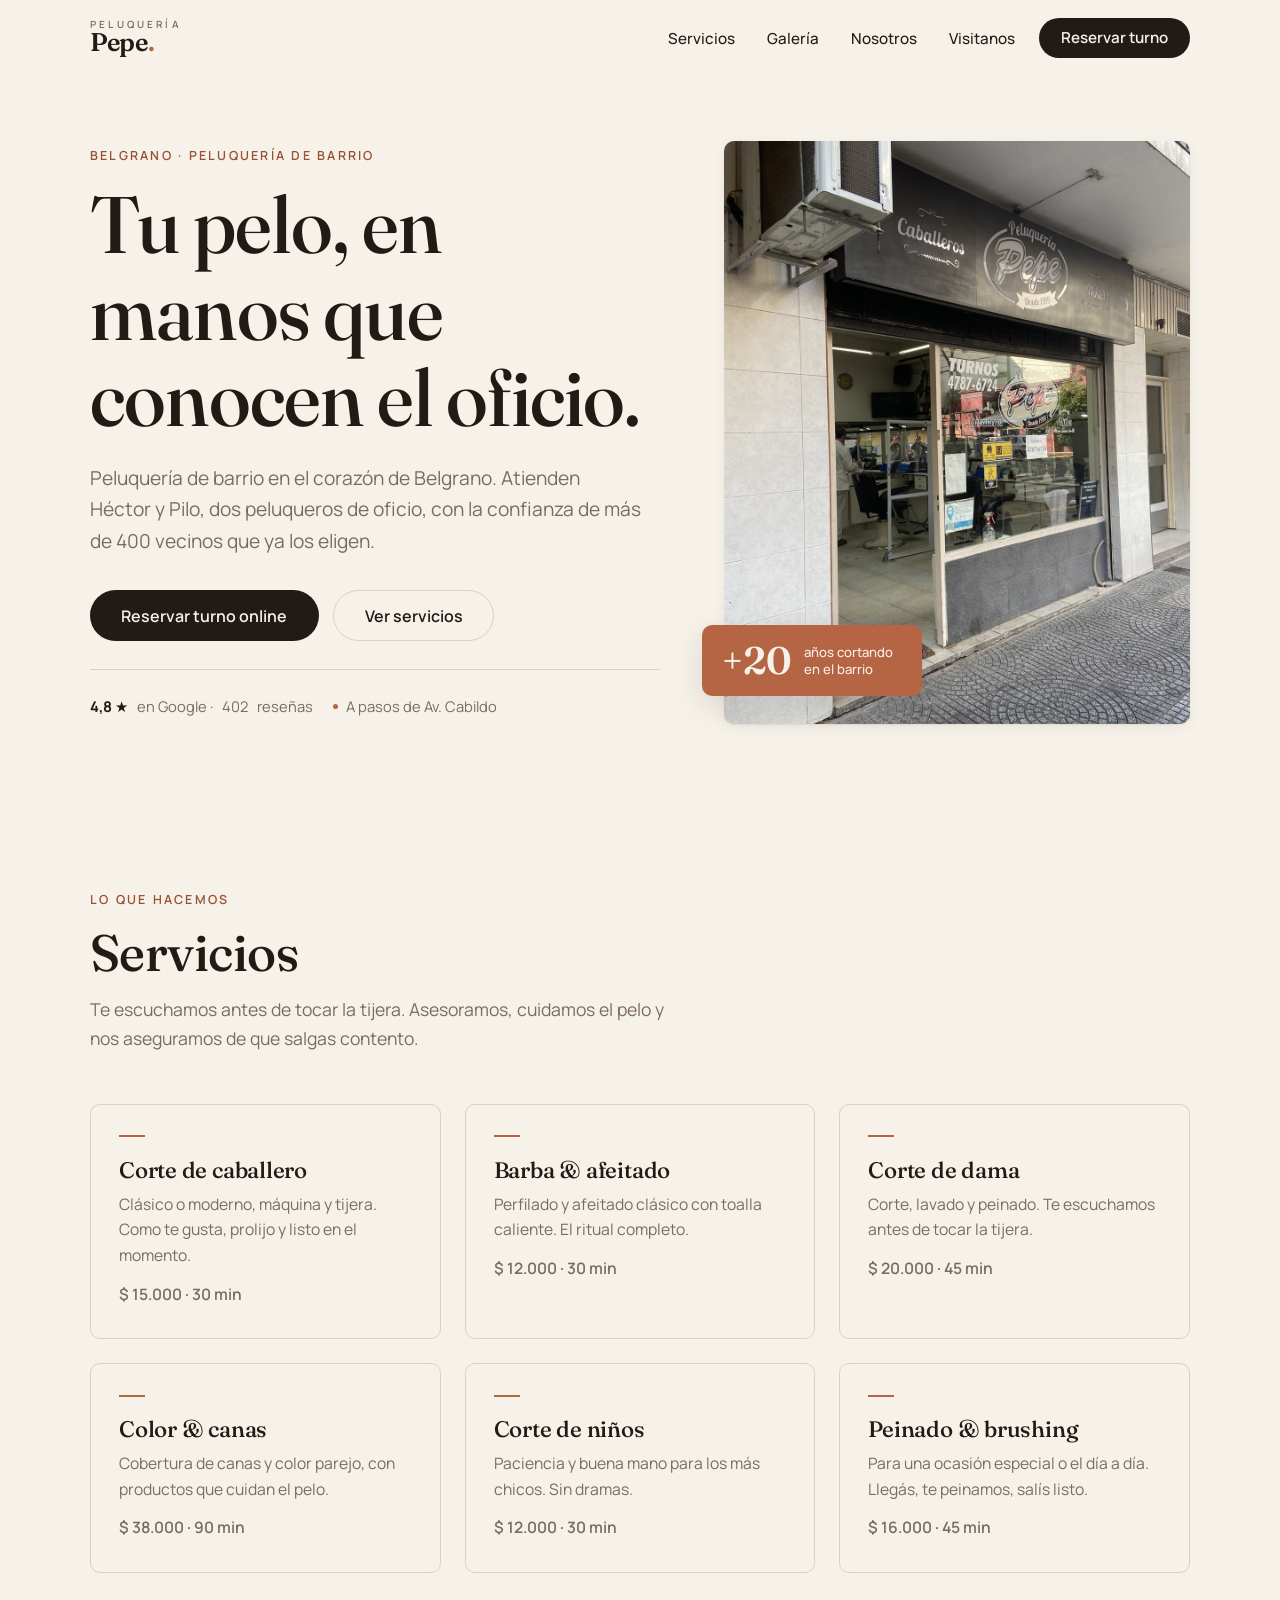
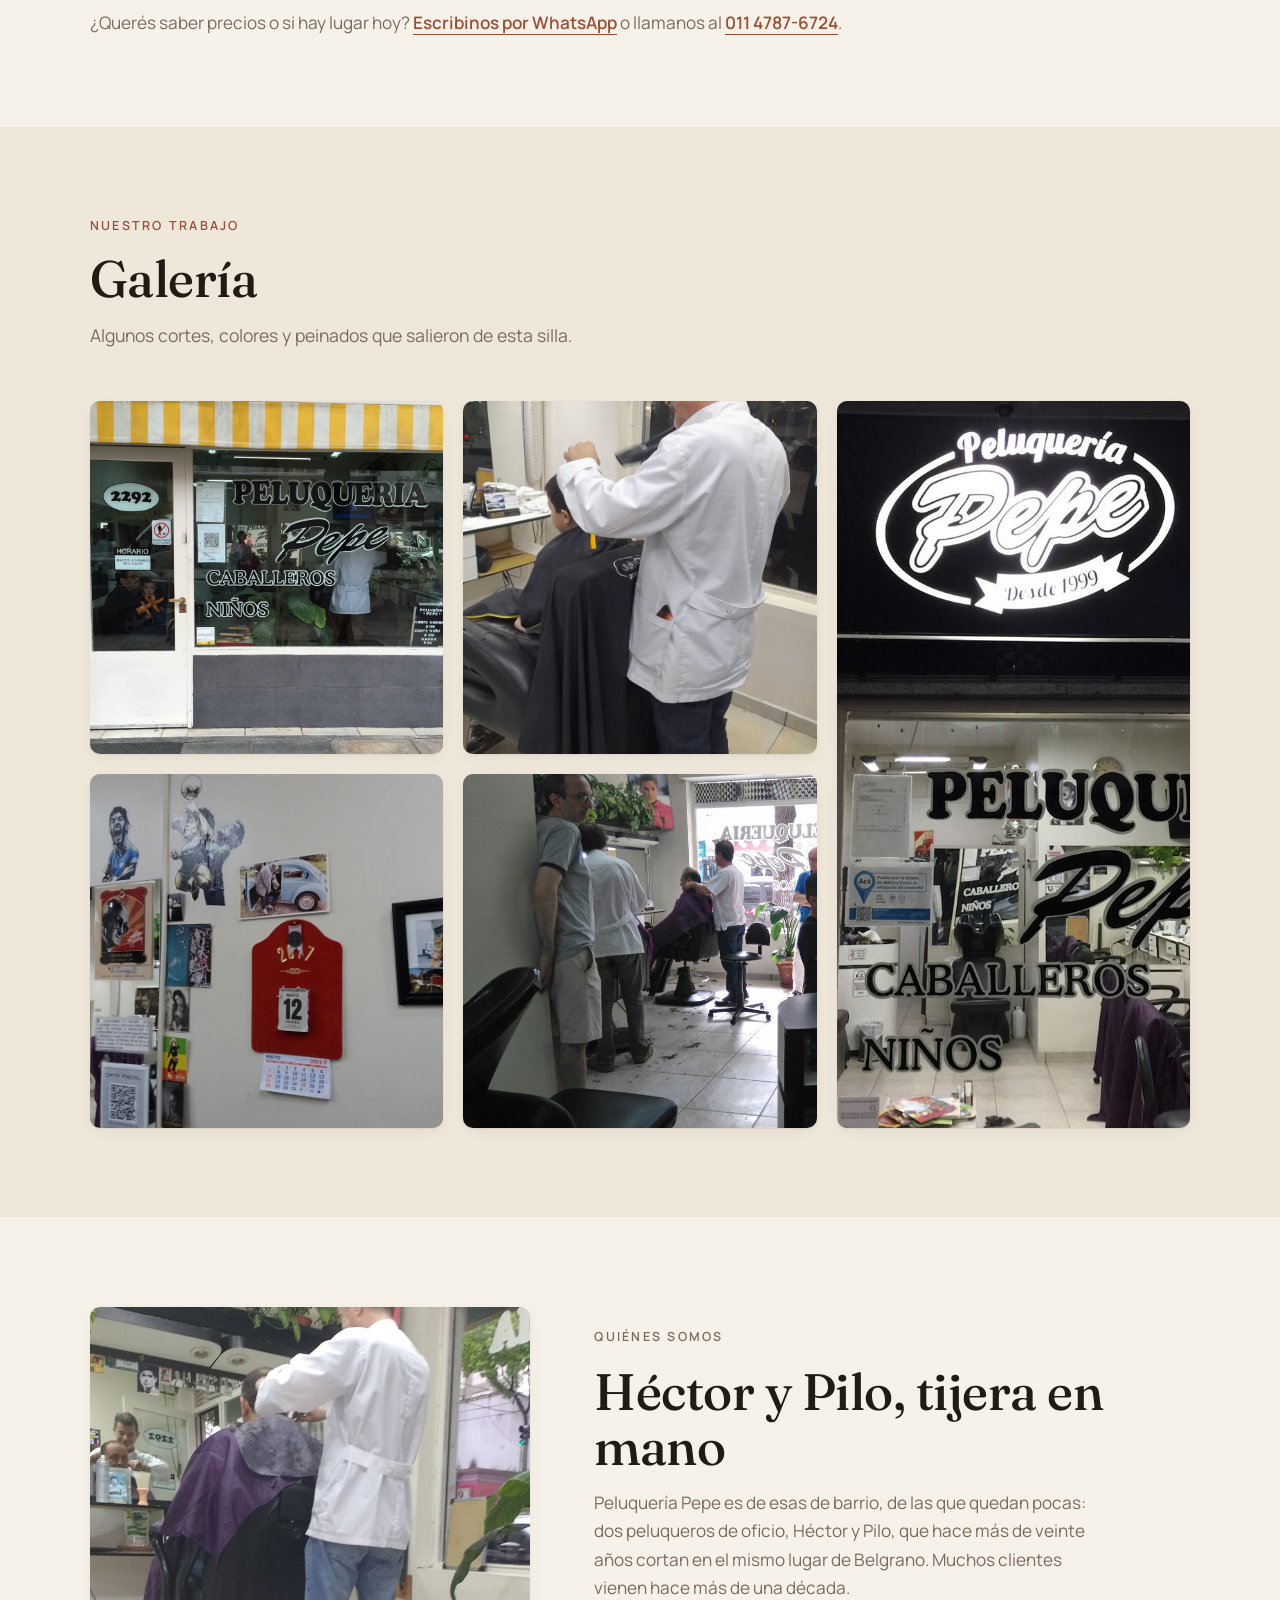
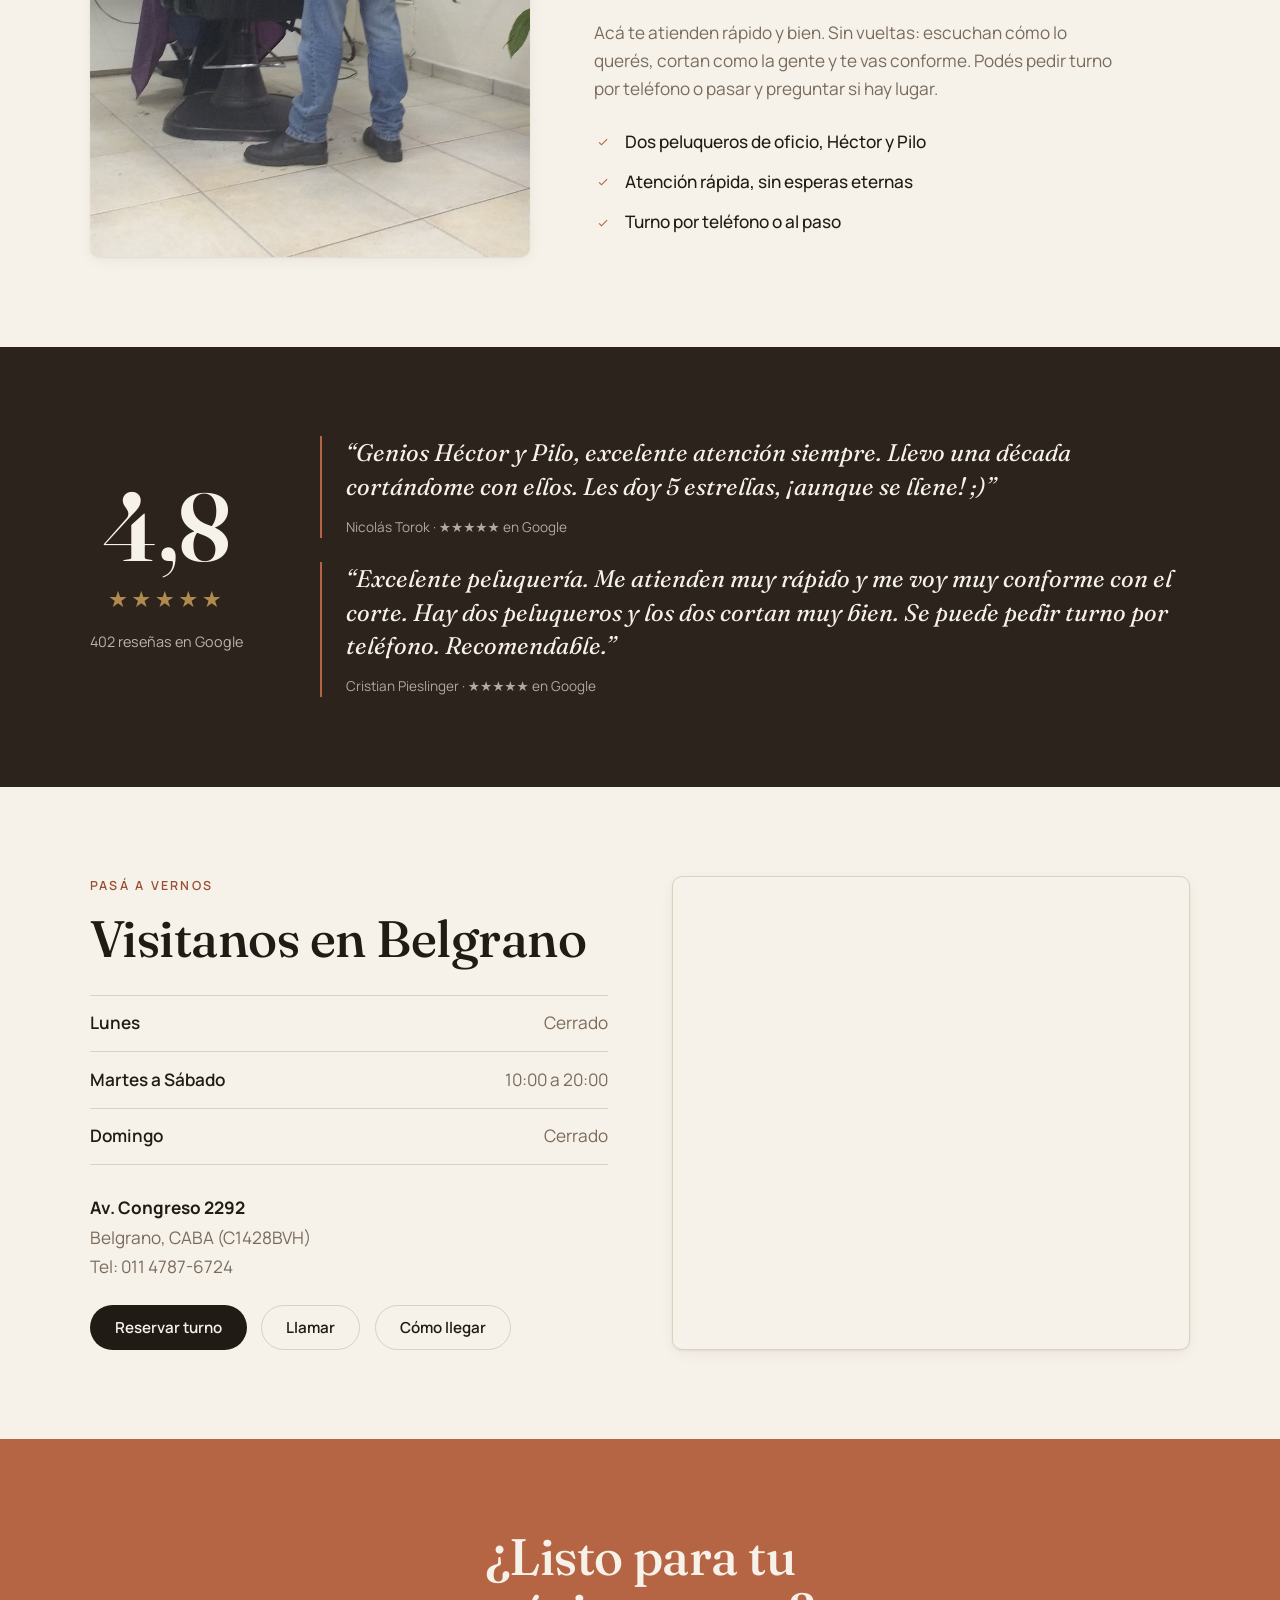
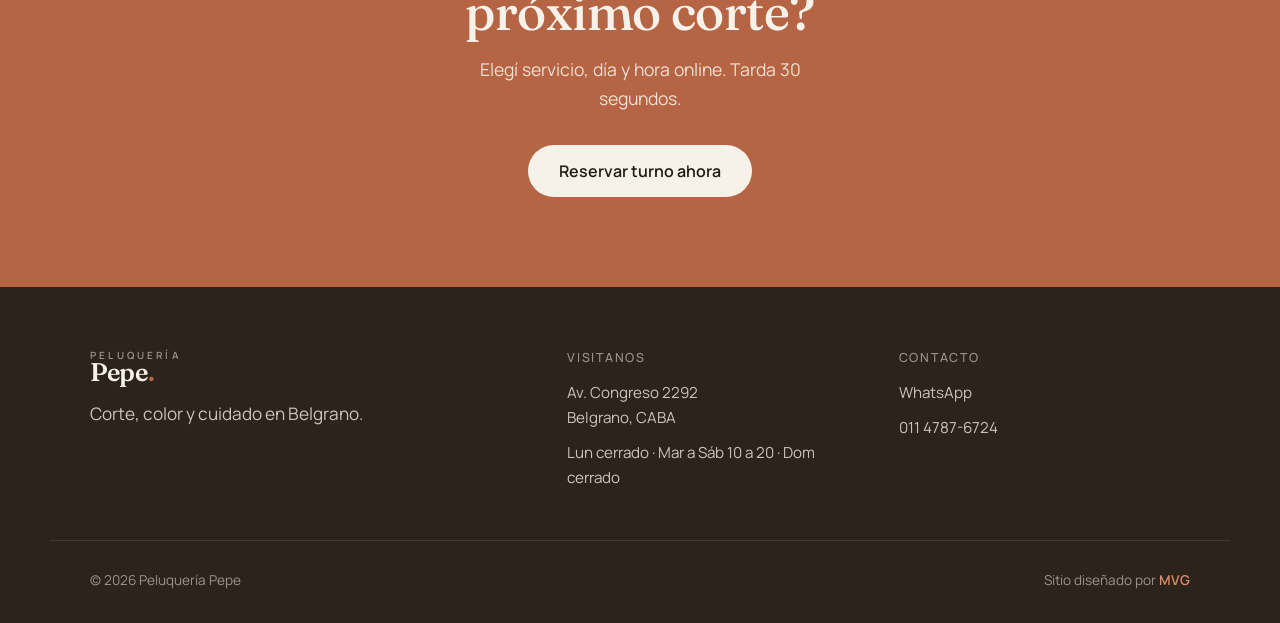
<file: index.html>
<!DOCTYPE html>
<html lang="es-AR">
<head>
  <meta charset="UTF-8" />
  <meta name="viewport" content="width=device-width, initial-scale=1.0" />
  <title>Peluquería Pepe · Belgrano · Corte, color y cuidado</title>
  <meta name="description" content="Peluquería de barrio en Belgrano. Corte de caballero y dama, barba, color y cobertura de canas. Atienden Héctor y Pilo. Reservá tu turno o llamá. 4,8★ en Google." />

  <!-- Open Graph (para cuando compartan el link por WhatsApp) -->
  <meta property="og:type" content="website" />
  <meta property="og:title" content="Peluquería Pepe · Belgrano" />
  <meta property="og:description" content="Corte, color y cuidado en el corazón de Belgrano. Reservá tu turno por WhatsApp." />
  <meta property="og:locale" content="es_AR" />

  <link rel="preconnect" href="https://fonts.googleapis.com" />
  <link rel="preconnect" href="https://fonts.gstatic.com" crossorigin />
  <link href="https://fonts.googleapis.com/css2?family=Fraunces:ital,opsz,wght@0,9..144,400;0,9..144,500;0,9..144,600;0,9..144,700;1,9..144,400&family=Manrope:wght@400;500;600;700&display=swap" rel="stylesheet" />

  <link rel="stylesheet" href="styles.css" />

  <!-- Negocios del demo (Lista A) + selección del activo + tema.
       Sincrónico para pintar la paleta antes del render. -->
  <script src="negocios/coco-buenos-aires.js"></script>
  <script src="negocios/peluqueria-pepe.js"></script>
  <script src="negocios/cosa-de-mujeres.js"></script>
  <script src="negocios/byron-masoterapia.js"></script>
  <script src="negocios/veterinaria-ryb.js"></script>
  <script src="negocios/veterinaria-aurora.js"></script>
  <script src="negocios/paorelia.js"></script>
  <script src="negocios/lumina-depilacion.js"></script>
  <script src="negocios/peluqueria-ezeangel.js"></script>
  <script src="negocios/veterinaria-janpu.js"></script>
  <script src="negocios/lolitas-nails.js"></script>
  <script src="negocios/lo-de-nelly.js"></script>
  <script src="negocios/pilates-line.js"></script>
  <script src="negocios/odontologia-roma.js"></script>
  <script src="negocios/daniel-fraga.js"></script>
  <script src="app/biz.js"></script>
  <script src="app/theme.js"></script>
</head>
<body>
  <a class="skip-link" href="#servicios">Saltar al contenido</a>

  <!-- ===================== HEADER ===================== -->
  <header class="site-header" id="top" data-header>
    <div class="container header__inner">
      <a class="brand" href="#top" aria-label="Peluquería Pepe, inicio">
        <span class="brand__over" data-cfg="business.over">Peluquería</span>
        <span class="brand__name" data-cfg="business.name">Pepe</span>
      </a>

      <nav class="nav" aria-label="Principal">
        <ul class="nav__list" data-nav>
          <li><a href="#servicios">Servicios</a></li>
          <li><a href="#galeria">Galería</a></li>
          <li><a href="#nosotros">Nosotros</a></li>
          <li><a href="#visitanos">Visitanos</a></li>
        </ul>
      </nav>

      <a class="btn btn--solid header__cta" href="#" data-wa data-book data-book-label="Reservar turno">
        <svg class="ico" viewBox="0 0 24 24" aria-hidden="true"><path d="M.057 24l1.687-6.163a11.867 11.867 0 01-1.587-5.946C.16 5.335 5.495 0 12.05 0a11.82 11.82 0 018.413 3.488 11.824 11.824 0 013.48 8.414c-.003 6.557-5.338 11.892-11.893 11.892a11.9 11.9 0 01-5.688-1.448L.057 24zm6.597-3.807c1.676.995 3.276 1.591 5.392 1.592 5.448 0 9.886-4.434 9.889-9.885.002-5.462-4.415-9.89-9.881-9.892-5.452 0-9.887 4.434-9.889 9.884a9.86 9.86 0 001.51 5.26l-.999 3.648 3.978-.607zm11.387-5.464c-.074-.124-.272-.198-.57-.347-.297-.149-1.758-.868-2.031-.967-.272-.099-.47-.149-.669.149-.198.297-.768.967-.941 1.165-.173.198-.347.223-.644.074-.297-.149-1.255-.462-2.39-1.475-.883-.788-1.48-1.761-1.653-2.059-.173-.297-.018-.458.13-.606.134-.133.297-.347.446-.521.151-.172.2-.296.3-.495.099-.198.05-.372-.025-.521-.075-.148-.669-1.611-.916-2.206-.242-.579-.487-.501-.669-.51l-.57-.01c-.198 0-.52.074-.792.372s-1.04 1.016-1.04 2.479 1.065 2.876 1.213 3.074c.149.198 2.095 3.2 5.076 4.487.709.306 1.263.489 1.694.625.712.227 1.36.195 1.872.118.571-.085 1.758-.719 2.006-1.413.248-.695.248-1.29.173-1.414z"/></svg>
        Reservar
      </a>

      <button class="nav-toggle" data-nav-toggle aria-expanded="false" aria-controls="mobile-menu" aria-label="Abrir menú">
        <span></span><span></span><span></span>
      </button>
    </div>

    <!-- Menú mobile -->
    <div class="mobile-menu" id="mobile-menu" data-mobile-menu hidden>
      <ul>
        <li><a href="#servicios">Servicios</a></li>
        <li><a href="#galeria">Galería</a></li>
        <li><a href="#nosotros">Nosotros</a></li>
        <li><a href="#visitanos">Visitanos</a></li>
      </ul>
      <a class="btn btn--solid btn--block" href="#" data-wa data-book data-book-label="Reservar turno online">Reservar turno por WhatsApp</a>
    </div>
  </header>

  <main>
    <!-- ===================== HERO ===================== -->
    <section class="hero">
      <div class="container hero__grid">
        <div class="hero__copy reveal">
          <p class="eyebrow" data-cfg="content.hero.eyebrow">Belgrano · Peluquería de barrio</p>
          <h1 class="hero__title" data-cfg="content.hero.title">Tu pelo, en manos que conocen el&nbsp;oficio.</h1>
          <p class="hero__lead" data-cfg="content.hero.lead">
            Peluquería de barrio en el corazón de Belgrano. Atienden Héctor y Pilo,
            dos peluqueros de oficio, con la confianza de más de 400 vecinos que ya los eligen.
          </p>
          <div class="hero__actions">
            <a class="btn btn--solid btn--lg" href="#" data-wa data-book data-book-label="Reservar turno online">Reservar por WhatsApp</a>
            <a class="btn btn--ghost btn--lg" href="#servicios">Ver servicios</a>
          </div>
          <ul class="proof">
            <li><strong><span data-cfg="business.rating.score">4,8</span> ★</strong> en Google · <span data-cfg="business.rating.count">402</span> reseñas</li>
            <li><span class="dot" aria-hidden="true"></span> <span data-cfg="content.hero.proof2">A pasos de Av. Cabildo</span></li>
          </ul>
        </div>

        <div class="hero__media reveal" data-reveal-delay="1">
          <!-- Fotos del perfil de Google de cada negocio (autores en LEEME.md). Para la versión final pedir OK o fotos propias. -->
          <figure class="frame frame--tall">
            <img data-hero-photo src="assets/peluqueria-pepe/fachada.jpg" alt="Frente de Peluquería Pepe en Av. Congreso 2292, con el cartel desde 1999" />
          </figure>
          <div class="hero__badge">
            <span class="hero__badge-num" data-cfg="content.hero.badgeNum">+20</span>
            <span class="hero__badge-label" data-cfg="content.hero.badgeLabel">años cortando en el barrio</span>
          </div>
        </div>
      </div>
    </section>

    <!-- ===================== SERVICIOS ===================== -->
    <section class="section" id="servicios">
      <div class="container">
        <header class="section__head reveal">
          <p class="eyebrow">Lo que hacemos</p>
          <h2 class="section__title">Servicios</h2>
          <p class="section__intro" data-cfg="content.servicesIntro">
            Te escuchamos antes de tocar la tijera. Asesoramos, cuidamos el pelo
            y nos aseguramos de que salgas contento.
          </p>
        </header>

        <!-- Los servicios se renderizan desde config.js (main.js). Este HTML queda como fallback sin JS. -->
        <ul class="services" data-services>
          <li class="service-card reveal">
            <h3>Corte de caballero</h3>
            <p>Clásico o moderno, máquina y tijera. Como te gusta, prolijo y listo en el momento.</p>
          </li>
          <li class="service-card reveal">
            <h3>Barba &amp; afeitado</h3>
            <p>Perfilado y afeitado clásico con toalla caliente. El ritual completo.</p>
          </li>
          <li class="service-card reveal">
            <h3>Corte de dama</h3>
            <p>Corte, lavado y peinado. Te escuchamos antes de tocar la tijera.</p>
          </li>
          <li class="service-card reveal">
            <h3>Color &amp; canas</h3>
            <p>Cobertura de canas y color parejo, con productos que cuidan el pelo.</p>
          </li>
          <li class="service-card reveal">
            <h3>Corte de niños</h3>
            <p>Paciencia y buena mano para los más chicos. Sin dramas.</p>
          </li>
          <li class="service-card reveal">
            <h3>Peinado &amp; brushing</h3>
            <p>Para una ocasión especial o el día a día. Llegás, te peinamos, salís listo.</p>
          </li>
        </ul>

        <p class="services__note reveal">
          ¿Querés saber precios o si hay lugar hoy? <a href="#" data-wa>Escribinos por WhatsApp</a> o llamanos al <a href="tel:+541147876724" data-cfg-tel>011 4787-6724</a>.
        </p>
      </div>
    </section>

    <!-- ===================== GALERÍA ===================== -->
    <section class="section section--tint" id="galeria">
      <div class="container">
        <header class="section__head reveal">
          <p class="eyebrow">Nuestro trabajo</p>
          <h2 class="section__title">Galería</h2>
          <p class="section__intro" data-cfg="content.gallery.intro">Algunos cortes, colores y peinados que salieron de esta silla.</p>
        </header>

        <!-- Las fotos se renderizan desde el config del negocio activo (main.js). -->
        <div class="gallery" data-gallery></div>
      </div>
    </section>

    <!-- ===================== NOSOTROS ===================== -->
    <section class="section" id="nosotros">
      <div class="container about">
        <div class="about__media reveal">
          <figure class="frame frame--tall">
            <img data-about-photo src="assets/peluqueria-pepe/cortando.jpg" alt="Uno de los peluqueros, de guardapolvo blanco, cortando en el salón" />
          </figure>
        </div>
        <div class="about__copy reveal">
          <p class="eyebrow">Quiénes somos</p>
          <h2 class="section__title" data-cfg="content.about.title">Héctor y Pilo, tijera en mano</h2>
          <div data-about-paragraphs>
            <p>
              Peluquería Pepe es de esas de barrio, de las que quedan pocas: dos peluqueros
              de oficio, Héctor y Pilo, que hace más de veinte años cortan en el mismo lugar
              de Belgrano. Muchos clientes vienen hace más de una década.
            </p>
            <p>
              Acá te atienden rápido y bien. Sin vueltas: escuchan cómo lo querés, cortan
              como la gente y te vas conforme. Podés pedir turno por teléfono o pasar
              y preguntar si hay lugar.
            </p>
          </div>
          <ul class="checklist" data-about-checklist>
            <li>Dos peluqueros de oficio, Héctor y Pilo</li>
            <li>Atención rápida, sin esperas eternas</li>
            <li>Turno por teléfono o al paso</li>
          </ul>
        </div>
      </div>
    </section>

    <!-- ===================== RESEÑAS ===================== -->
    <section class="section section--dark" id="resenas">
      <div class="container reviews">
        <div class="reviews__score reveal">
          <span class="reviews__rating" data-cfg="business.rating.score">4,8</span>
          <span class="reviews__stars" aria-hidden="true">★★★★★</span>
          <span class="reviews__count"><span data-cfg="business.rating.count">402</span> reseñas en Google</span>
        </div>
        <!-- Reseñas reales del negocio activo, desde su config (main.js). -->
        <div class="reviews__quotes" data-reviews>
          <blockquote class="reveal">
            <p>“Genios Héctor y Pilo, excelente atención siempre. Llevo una década cortándome con ellos. Les doy 5 estrellas, ¡aunque se llene! ;)”</p>
            <cite>Nicolás Torok · ★★★★★ en Google</cite>
          </blockquote>
          <blockquote class="reveal">
            <p>“Excelente peluquería. Me atienden muy rápido y me voy muy conforme con el corte. Hay dos peluqueros y los dos cortan muy bien. Se puede pedir turno por teléfono. Recomendable.”</p>
            <cite>Cristian Pieslinger · ★★★★★ en Google</cite>
          </blockquote>
        </div>
      </div>
    </section>

    <!-- ===================== VISITANOS ===================== -->
    <section class="section" id="visitanos">
      <div class="container visit">
        <div class="visit__info reveal">
          <p class="eyebrow">Pasá a vernos</p>
          <h2 class="section__title" data-cfg="content.visitTitle">Visitanos en Belgrano</h2>

          <!-- Los horarios se renderizan desde config.js (main.js). Este HTML queda como fallback sin JS. -->
          <dl class="hours" data-hours>
            <div><dt>Lunes</dt><dd>Cerrado</dd></div>
            <div><dt>Martes a Sábado</dt><dd>10:00 a 20:00</dd></div>
            <div><dt>Domingo</dt><dd>Cerrado</dd></div>
          </dl>

          <address class="visit__address">
            <strong data-cfg="business.address.street">Av. Congreso 2292</strong><br>
            <span data-cfg-area>Belgrano, CABA (C1428BVH)</span><br>
            Tel: <a href="tel:+541147876724" data-cfg-tel>011 4787-6724</a>
          </address>

          <div class="visit__actions">
            <a class="btn btn--solid" href="#" data-wa data-book data-book-label="Reservar turno">Reservar por WhatsApp</a>
            <a class="btn btn--ghost" href="tel:+541147876724" data-cfg-tel-href>Llamar</a>
            <a class="btn btn--ghost" href="https://www.google.com/maps/search/Peluquer%C3%ADa+Pepe+Av.+Congreso+2292+CABA" data-cfg-maps target="_blank" rel="noopener">Cómo llegar</a>
          </div>
        </div>

        <div class="visit__map reveal">
          <!-- Embed sin API key. Reemplazá la dirección en el query "q=" por la real. -->
          <iframe
            title="Ubicación en el mapa"
            src="https://www.google.com/maps?q=Av.+Congreso+2292,+CABA&output=embed"
            data-cfg-map
            loading="lazy"
            referrerpolicy="no-referrer-when-downgrade"></iframe>
        </div>
      </div>
    </section>

    <!-- ===================== CTA FINAL ===================== -->
    <section class="cta">
      <div class="container cta__inner reveal">
        <h2 class="cta__title" data-cfg="content.cta.title">¿Listo para tu próximo corte?</h2>
        <p class="cta__lead" data-cfg="content.cta.lead">Reservá tu turno en 30 segundos. Te respondemos por WhatsApp.</p>
        <a class="btn btn--solid btn--lg" href="#" data-wa data-book data-book-label="Reservar turno ahora">Reservar turno ahora</a>
      </div>
    </section>
  </main>

  <!-- ===================== FOOTER ===================== -->
  <footer class="site-footer">
    <div class="container footer__grid">
      <div>
        <span class="brand brand--footer">
          <span class="brand__over" data-cfg="business.over">Peluquería</span>
          <span class="brand__name" data-cfg="business.name">Pepe</span>
        </span>
        <p class="footer__tag" data-cfg="business.tagline">Corte, color y cuidado en Belgrano.</p>
      </div>
      <div class="footer__col">
        <h4>Visitanos</h4>
        <p><span data-cfg="business.address.street">Av. Congreso 2292</span><br><span data-cfg="business.address.area">Belgrano, CABA</span></p>
        <p data-cfg-hours-short>Mar a Sáb 10 a 20 · Dom y Lun cerrado</p>
      </div>
      <div class="footer__col">
        <h4>Contacto</h4>
        <p><a href="#" data-wa>WhatsApp</a></p>
        <p><a href="tel:+541147876724" data-cfg-tel>011 4787-6724</a></p>
        <p><a href="https://instagram.com" data-cfg-ig target="_blank" rel="noopener">@peluqueriapepe</a></p>
      </div>
    </div>
    <div class="container footer__bottom">
      <p>© <span data-year>2026</span> <span data-cfg-fullname>Peluquería Pepe</span></p>
      <p class="footer__credit">Sitio diseñado por <a href="https://mvgstudio.com.ar" target="_blank" rel="noopener">MVG</a></p>
    </div>
  </footer>

  <!-- Botón flotante de WhatsApp (mobile) -->
  <a class="wa-float" href="#" data-wa aria-label="Reservar por WhatsApp">
    <svg viewBox="0 0 24 24" aria-hidden="true"><path d="M.057 24l1.687-6.163a11.867 11.867 0 01-1.587-5.946C.16 5.335 5.495 0 12.05 0a11.82 11.82 0 018.413 3.488 11.824 11.824 0 013.48 8.414c-.003 6.557-5.338 11.892-11.893 11.892a11.9 11.9 0 01-5.688-1.448L.057 24zm6.597-3.807c1.676.995 3.276 1.591 5.392 1.592 5.448 0 9.886-4.434 9.889-9.885.002-5.462-4.415-9.89-9.881-9.892-5.452 0-9.887 4.434-9.889 9.884a9.86 9.86 0 001.51 5.26l-.999 3.648 3.978-.607zm11.387-5.464c-.074-.124-.272-.198-.57-.347-.297-.149-1.758-.868-2.031-.967-.272-.099-.47-.149-.669.149-.198.297-.768.967-.941 1.165-.173.198-.347.223-.644.074-.297-.149-1.255-.462-2.39-1.475-.883-.788-1.48-1.761-1.653-2.059-.173-.297-.018-.458.13-.606.134-.133.297-.347.446-.521.151-.172.2-.296.3-.495.099-.198.05-.372-.025-.521-.075-.148-.669-1.611-.916-2.206-.242-.579-.487-.501-.669-.51l-.57-.01c-.198 0-.52.074-.792.372s-1.04 1.016-1.04 2.479 1.065 2.876 1.213 3.074c.149.198 2.095 3.2 5.076 4.487.709.306 1.263.489 1.694.625.712.227 1.36.195 1.872.118.571-.085 1.758-.719 2.006-1.413.248-.695.248-1.29.173-1.414z"/></svg>
  </a>

  <script src="main.js"></script>
</body>
</html>
</file>
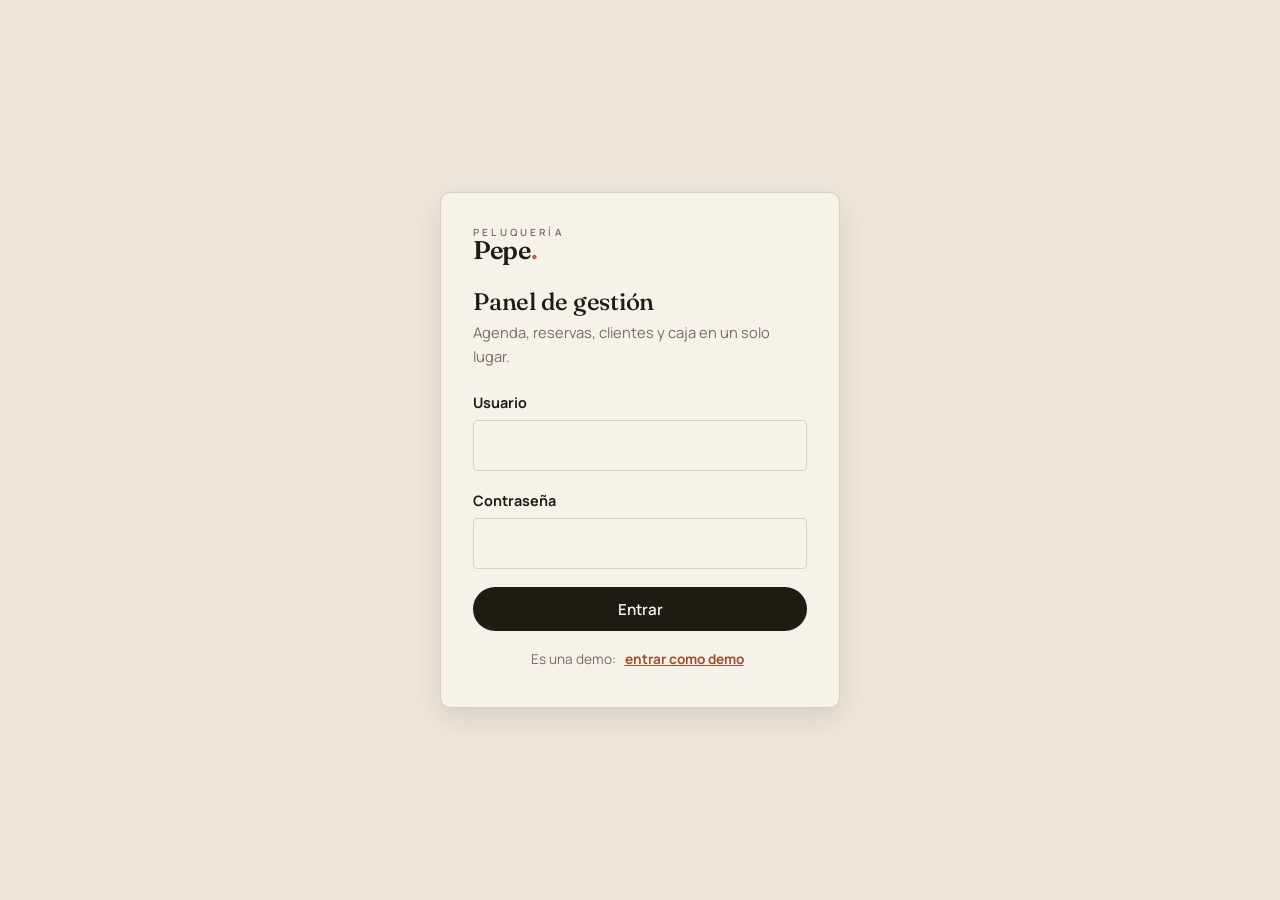
<file: admin.html>
<!DOCTYPE html>
<html lang="es-AR">
<head>
  <meta charset="UTF-8" />
  <meta name="viewport" content="width=device-width, initial-scale=1.0" />
  <title>Panel de gestión</title>
  <meta name="description" content="Panel de gestión de turnos: agenda, reservas, clientes y caja." />
  <meta name="robots" content="noindex, nofollow" />

  <link rel="preconnect" href="https://fonts.googleapis.com" />
  <link rel="preconnect" href="https://fonts.gstatic.com" crossorigin />
  <link href="https://fonts.googleapis.com/css2?family=Fraunces:ital,opsz,wght@0,9..144,400;0,9..144,500;0,9..144,600;0,9..144,700;1,9..144,400&family=Manrope:wght@400;500;600;700&display=swap" rel="stylesheet" />

  <link rel="stylesheet" href="styles.css" />
  <link rel="stylesheet" href="app/app.css" />

  <script src="negocios/coco-buenos-aires.js"></script>
  <script src="negocios/peluqueria-pepe.js"></script>
  <script src="negocios/cosa-de-mujeres.js"></script>
  <script src="negocios/byron-masoterapia.js"></script>
  <script src="negocios/veterinaria-ryb.js"></script>
  <script src="negocios/veterinaria-aurora.js"></script>
  <script src="negocios/paorelia.js"></script>
  <script src="negocios/lumina-depilacion.js"></script>
  <script src="negocios/peluqueria-ezeangel.js"></script>
  <script src="negocios/veterinaria-janpu.js"></script>
  <script src="negocios/lolitas-nails.js"></script>
  <script src="negocios/lo-de-nelly.js"></script>
  <script src="negocios/pilates-line.js"></script>
  <script src="negocios/odontologia-roma.js"></script>
  <script src="negocios/daniel-fraga.js"></script>
  <script src="app/biz.js"></script>
  <script src="app/theme.js"></script>
</head>
<body class="admin-body">

  <!-- ===================== LOGIN (demo) ===================== -->
  <div class="login-wrap" data-login>
    <form class="login-card" data-login-form>
      <span class="brand">
        <span class="brand__over" data-cfg="business.over">Peluquería</span>
        <span class="brand__name" data-cfg="business.name">Pepe</span>
      </span>
      <h1>Panel de gestión</h1>
      <p class="login-sub">Agenda, reservas, clientes y caja en un solo lugar.</p>

      <div class="form-grid">
        <div class="field">
          <label for="login-user">Usuario</label>
          <input id="login-user" type="text" autocomplete="username" />
        </div>
        <div class="field">
          <label for="login-pass">Contraseña</label>
          <input id="login-pass" type="password" autocomplete="current-password" />
        </div>
        <button class="btn btn--solid btn--block" type="submit" data-login-submit>Entrar</button>
      </div>
      <p class="login-demo-hint">Es una demo: <button type="button" data-login-demo>entrar como demo</button></p>
    </form>
  </div>

  <!-- ===================== SHELL ===================== -->
  <div class="admin-shell" data-shell hidden>
    <header class="admin-topbar">
      <span class="brand">
        <span class="brand__over" data-cfg="business.over">Peluquería</span>
        <span class="brand__name" data-cfg="business.name">Pepe</span>
      </span>
      <span class="admin-badge">Demo</span>

      <nav class="admin-tabs" role="tablist" aria-label="Secciones">
        <button role="tab" data-tab="agenda" aria-selected="true">Agenda</button>
        <button role="tab" data-tab="reservas" aria-selected="false">Reservas</button>
        <button role="tab" data-tab="clientes" aria-selected="false">Clientes</button>
        <button role="tab" data-tab="caja" aria-selected="false">Caja</button>
      </nav>

      <div class="admin-actions">
        <button class="btn btn--ghost" type="button" data-reset>Reiniciar demo</button>
        <button class="btn btn--ghost" type="button" data-logout>Salir</button>
      </div>
    </header>

    <main class="admin-main">
      <!-- ---- Agenda ---- -->
      <section data-panel="agenda">
        <div class="admin-head">
          <h2>Agenda</h2>
          <div class="date-nav">
            <button class="btn btn--ghost" type="button" data-date-prev aria-label="Día anterior">‹</button>
            <button class="btn btn--ghost" type="button" data-date-today>Hoy</button>
            <button class="btn btn--ghost" type="button" data-date-next aria-label="Día siguiente">›</button>
            <input type="date" data-date-input aria-label="Elegir fecha" />
            <span class="date-nav__label" data-date-label></span>
          </div>
        </div>
        <div class="agenda-grid" data-agenda></div>
      </section>

      <!-- ---- Reservas ---- -->
      <section data-panel="reservas" hidden>
        <div class="admin-head"><h2>Reservas</h2></div>
        <div class="filter-row">
          <select data-filter-range aria-label="Rango">
            <option value="upcoming" selected>Próximas</option>
            <option value="past">Pasadas</option>
            <option value="all">Todas</option>
          </select>
          <select data-filter-status aria-label="Estado">
            <option value="" selected>Todos los estados</option>
            <option value="pendiente">Pendiente</option>
            <option value="confirmado">Confirmado</option>
            <option value="completado">Completado</option>
            <option value="cancelado">Cancelado</option>
            <option value="no-show">No vino</option>
          </select>
        </div>
        <div class="table-wrap">
          <table class="table">
            <thead>
              <tr><th>Fecha</th><th>Hora</th><th>Cliente</th><th>Servicio</th><th>Profesional</th><th>Estado</th><th>Precio</th></tr>
            </thead>
            <tbody data-bookings-table></tbody>
          </table>
        </div>
      </section>

      <!-- ---- Clientes ---- -->
      <section data-panel="clientes" hidden>
        <div class="admin-head"><h2>Clientes</h2></div>
        <div class="filter-row">
          <input type="search" data-client-search placeholder="Buscar por nombre o teléfono…" aria-label="Buscar cliente" />
        </div>
        <div class="table-wrap">
          <table class="table">
            <thead>
              <tr><th>Cliente</th><th>Teléfono</th><th>Visitas</th><th>Última visita</th><th>Total gastado</th></tr>
            </thead>
            <tbody data-clients-table></tbody>
          </table>
        </div>
      </section>

      <!-- ---- Caja ---- -->
      <section data-panel="caja" hidden>
        <div class="admin-head">
          <h2>Caja</h2>
          <div class="date-nav">
            <button class="btn btn--ghost" type="button" data-date-prev aria-label="Día anterior">‹</button>
            <button class="btn btn--ghost" type="button" data-date-today>Hoy</button>
            <button class="btn btn--ghost" type="button" data-date-next aria-label="Día siguiente">›</button>
            <span class="date-nav__label" data-date-label></span>
          </div>
        </div>

        <div class="stat-grid" data-caja-stats></div>

        <div class="admin-head"><h3>Por cobrar</h3></div>
        <div data-caja-pending></div>

        <div class="admin-head mt-1"><h3>Cobros del día</h3></div>
        <div class="table-wrap">
          <table class="table">
            <thead>
              <tr><th>Hora</th><th>Detalle</th><th>Profesional</th><th>Método</th><th>Total</th></tr>
            </thead>
            <tbody data-sales-table></tbody>
          </table>
        </div>
      </section>
    </main>
  </div>

  <!-- ---- Dialog: detalle de reserva ---- -->
  <dialog class="app-dialog" data-booking-dialog>
    <div class="dialog-head">
      <h3>Detalle del turno</h3>
      <button class="dialog-close" type="button" data-dialog-close aria-label="Cerrar">×</button>
    </div>
    <div class="dialog-body">
      <dl data-booking-detail></dl>
      <div class="field" data-charge-method-wrap hidden>
        <label for="charge-method">Método de pago</label>
        <select id="charge-method"></select>
      </div>
      <div class="dialog-actions" data-booking-actions></div>
    </div>
  </dialog>

  <!-- ---- Dialog: historial de cliente ---- -->
  <dialog class="app-dialog" data-client-dialog>
    <div class="dialog-head">
      <h3 data-client-name>Cliente</h3>
      <button class="dialog-close" type="button" data-dialog-close aria-label="Cerrar">×</button>
    </div>
    <div class="dialog-body">
      <dl data-client-detail></dl>
      <div class="table-wrap">
        <table class="table" style="min-width:0">
          <thead><tr><th>Fecha</th><th>Servicio</th><th>Estado</th></tr></thead>
          <tbody data-client-history></tbody>
        </table>
      </div>
    </div>
  </dialog>

  <p class="sr-only" role="status" aria-live="polite" data-live></p>

  <script src="app/store.js"></script>
  <script src="main.js"></script>
  <script src="app/admin.js"></script>
</body>
</html>
</file>
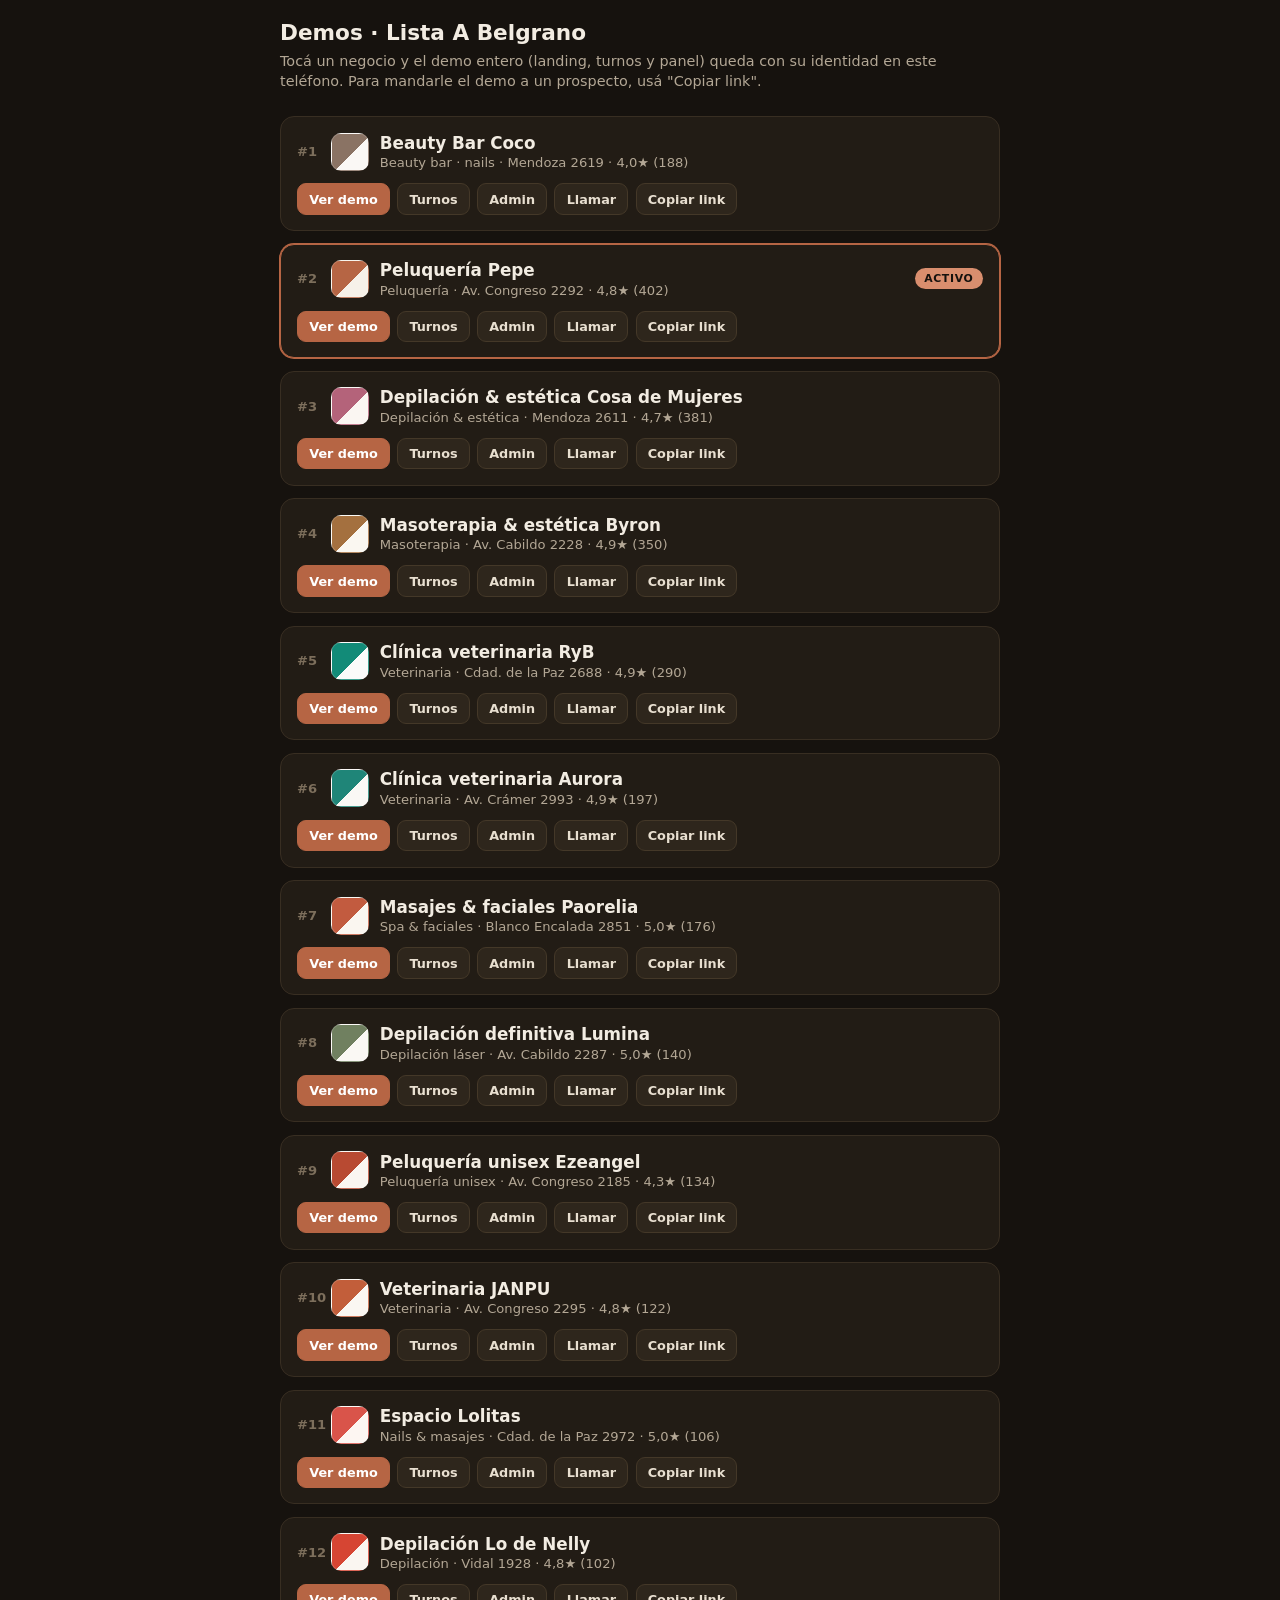
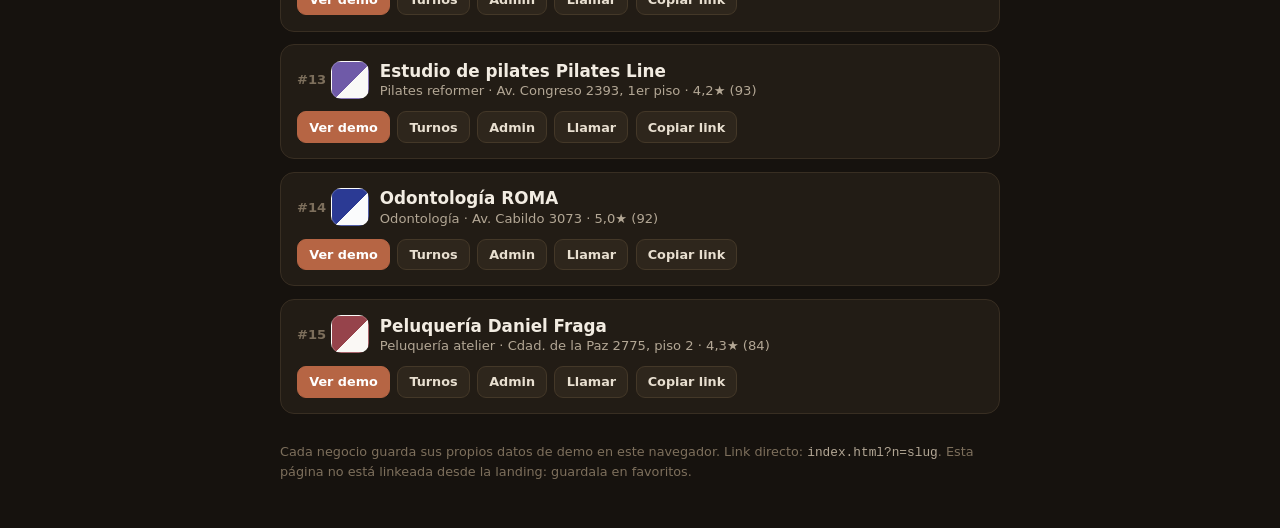
<file: negocios.html>
<!DOCTYPE html>
<html lang="es-AR">
<head>
  <meta charset="UTF-8" />
  <meta name="viewport" content="width=device-width, initial-scale=1.0" />
  <title>Demos · Lista A Belgrano</title>
  <meta name="robots" content="noindex, nofollow" />
  <link rel="icon" href="data:image/svg+xml,%3Csvg xmlns='http://www.w3.org/2000/svg' viewBox='0 0 100 100'%3E%3Ctext y='.9em' font-size='90'%3E🗂️%3C/text%3E%3C/svg%3E" />

  <!-- Página interna para Agustín: elegir qué negocio muestra el demo.
       No está linkeada desde la landing; guardala en favoritos del celu. -->
  <script src="negocios/coco-buenos-aires.js"></script>
  <script src="negocios/peluqueria-pepe.js"></script>
  <script src="negocios/cosa-de-mujeres.js"></script>
  <script src="negocios/byron-masoterapia.js"></script>
  <script src="negocios/veterinaria-ryb.js"></script>
  <script src="negocios/veterinaria-aurora.js"></script>
  <script src="negocios/paorelia.js"></script>
  <script src="negocios/lumina-depilacion.js"></script>
  <script src="negocios/peluqueria-ezeangel.js"></script>
  <script src="negocios/veterinaria-janpu.js"></script>
  <script src="negocios/lolitas-nails.js"></script>
  <script src="negocios/lo-de-nelly.js"></script>
  <script src="negocios/pilates-line.js"></script>
  <script src="negocios/odontologia-roma.js"></script>
  <script src="negocios/daniel-fraga.js"></script>

  <style>
    * { margin: 0; padding: 0; box-sizing: border-box; }
    body {
      font-family: "Segoe UI", system-ui, -apple-system, sans-serif;
      background: #16120e; color: #f2ece2; padding: 1.25rem 1rem 3rem;
      -webkit-font-smoothing: antialiased;
    }
    .wrap { max-width: 720px; margin: 0 auto; }
    h1 { font-size: 1.35rem; margin-bottom: .35rem; }
    .sub { color: #b3a795; font-size: .9rem; margin-bottom: 1.5rem; line-height: 1.45; }
    .cards { display: grid; gap: .8rem; }
    .card {
      background: #221c15; border: 1px solid #382e22; border-radius: 14px;
      padding: .95rem 1rem; display: block; color: inherit; text-decoration: none;
    }
    .card[data-active] { border-color: #b66544; box-shadow: 0 0 0 1px #b66544; }
    .card__top { display: flex; align-items: center; gap: .7rem; }
    .swatch {
      width: 38px; height: 38px; border-radius: 10px; flex: none;
      border: 1px solid rgba(255,255,255,.18);
    }
    .card__name { font-weight: 700; font-size: 1.05rem; line-height: 1.2; }
    .card__meta { color: #b3a795; font-size: .82rem; margin-top: .15rem; }
    .badge {
      margin-left: auto; flex: none; font-size: .68rem; font-weight: 700; letter-spacing: .06em;
      color: #16120e; background: #d98e6e; border-radius: 99px; padding: .25rem .6rem;
    }
    .num { color: #7d6f5c; font-weight: 700; font-size: .82rem; width: 1.4rem; flex: none; }
    .card__actions { display: flex; flex-wrap: wrap; gap: .45rem; margin-top: .8rem; }
    .card__actions a, .card__actions button {
      font: inherit; font-size: .8rem; font-weight: 600; cursor: pointer;
      color: #e8dfd0; background: #2e261c; border: 1px solid #443828;
      border-radius: 9px; padding: .45rem .7rem; text-decoration: none;
    }
    .card__actions .go { background: #b66544; border-color: #b66544; color: #fff; }
    .tip { margin-top: 1.75rem; color: #7d6f5c; font-size: .8rem; line-height: 1.5; }
    .tip code { color: #b3a795; }
  </style>
</head>
<body>
  <div class="wrap">
    <h1>Demos · Lista A Belgrano</h1>
    <p class="sub">
      Tocá un negocio y el demo entero (landing, turnos y panel) queda con su identidad
      en este teléfono. Para mandarle el demo a un prospecto, usá "Copiar link".
    </p>
    <div class="cards" data-cards></div>
    <p class="tip">
      Cada negocio guarda sus propios datos de demo en este navegador.
      Link directo: <code>index.html?n=slug</code>. Esta página no está linkeada
      desde la landing: guardala en favoritos.
    </p>
  </div>

  <script>
    (function () {
      "use strict";
      var reg = window.PELU_NEGOCIOS || {};
      var items = Object.keys(reg).map(function (k) { return reg[k]; })
        .sort(function (a, b) { return (a.orden || 99) - (b.orden || 99); });

      var active = null;
      try { active = window.localStorage.getItem("pelu:activeBiz"); } catch (e) {}

      var wrap = document.querySelector("[data-cards]");

      items.forEach(function (cfg) {
        var biz = cfg.business || {};
        var colors = (cfg.theme && cfg.theme.colors) || {};
        var card = document.createElement("a");
        card.className = "card";
        card.href = "index.html?n=" + encodeURIComponent(cfg.slug);
        if (cfg.slug === active) card.setAttribute("data-active", "");

        var top = document.createElement("div");
        top.className = "card__top";

        var num = document.createElement("span");
        num.className = "num";
        num.textContent = cfg.orden ? "#" + cfg.orden : "";

        var swatch = document.createElement("span");
        swatch.className = "swatch";
        swatch.style.background = "linear-gradient(135deg, " +
          (colors.clay || "#b66544") + " 55%, " + (colors.bone || "#f6f1e9") + " 55%)";

        var nameBox = document.createElement("div");
        var name = document.createElement("div");
        name.className = "card__name";
        name.textContent = ((biz.over || "") + " " + (biz.name || "")).trim();
        var meta = document.createElement("div");
        meta.className = "card__meta";
        var rating = biz.rating ? biz.rating.score + "★ (" + biz.rating.count + ")" : "";
        meta.textContent = [cfg.rubro, (biz.address || {}).street, rating]
          .filter(Boolean).join(" · ");
        nameBox.appendChild(name);
        nameBox.appendChild(meta);

        top.appendChild(num);
        top.appendChild(swatch);
        top.appendChild(nameBox);
        if (cfg.slug === active) {
          var badge = document.createElement("span");
          badge.className = "badge";
          badge.textContent = "ACTIVO";
          top.appendChild(badge);
        }

        var actions = document.createElement("div");
        actions.className = "card__actions";

        function link(label, href, cls) {
          var a = document.createElement("a");
          a.textContent = label;
          a.href = href;
          if (cls) a.className = cls;
          // que el tap en el botón no dispare también el link de la card
          a.addEventListener("click", function (e) { e.stopPropagation(); });
          return a;
        }

        actions.appendChild(link("Ver demo", "index.html?n=" + cfg.slug, "go"));
        actions.appendChild(link("Turnos", "turnos.html?n=" + cfg.slug));
        actions.appendChild(link("Admin", "admin.html?n=" + cfg.slug));
        if (biz.phoneE164) actions.appendChild(link("Llamar", "tel:" + biz.phoneE164));

        var copy = document.createElement("button");
        copy.type = "button";
        copy.textContent = "Copiar link";
        copy.addEventListener("click", function (e) {
          e.preventDefault(); e.stopPropagation();
          var url = new URL("index.html?n=" + cfg.slug, window.location.href).href;
          if (navigator.clipboard && navigator.clipboard.writeText) {
            navigator.clipboard.writeText(url).then(function () {
              copy.textContent = "¡Copiado!";
              setTimeout(function () { copy.textContent = "Copiar link"; }, 1600);
            });
          } else {
            window.prompt("Copiá el link:", url);
          }
        });
        actions.appendChild(copy);

        card.appendChild(top);
        card.appendChild(actions);
        wrap.appendChild(card);
      });
    })();
  </script>
</body>
</html>
</file>
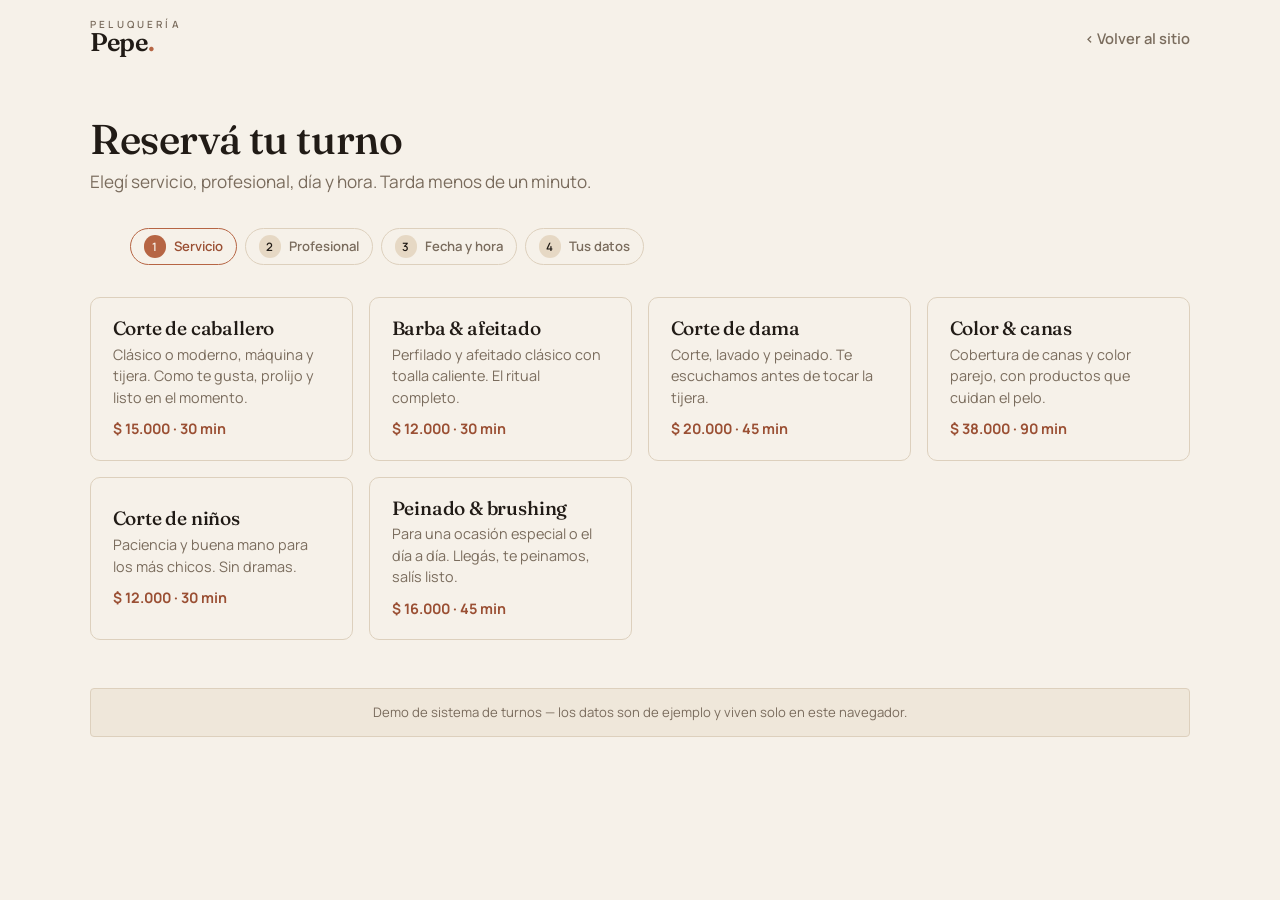
<file: turnos.html>
<!DOCTYPE html>
<html lang="es-AR">
<head>
  <meta charset="UTF-8" />
  <meta name="viewport" content="width=device-width, initial-scale=1.0" />
  <title>Reservar turno</title>
  <meta name="description" content="Reservá tu turno online: elegí servicio, profesional, día y hora." />
  <meta name="robots" content="noindex" />

  <link rel="preconnect" href="https://fonts.googleapis.com" />
  <link rel="preconnect" href="https://fonts.gstatic.com" crossorigin />
  <link href="https://fonts.googleapis.com/css2?family=Fraunces:ital,opsz,wght@0,9..144,400;0,9..144,500;0,9..144,600;0,9..144,700;1,9..144,400&family=Manrope:wght@400;500;600;700&display=swap" rel="stylesheet" />

  <link rel="stylesheet" href="styles.css" />
  <link rel="stylesheet" href="app/app.css" />

  <script src="negocios/coco-buenos-aires.js"></script>
  <script src="negocios/peluqueria-pepe.js"></script>
  <script src="negocios/cosa-de-mujeres.js"></script>
  <script src="negocios/byron-masoterapia.js"></script>
  <script src="negocios/veterinaria-ryb.js"></script>
  <script src="negocios/veterinaria-aurora.js"></script>
  <script src="negocios/paorelia.js"></script>
  <script src="negocios/lumina-depilacion.js"></script>
  <script src="negocios/peluqueria-ezeangel.js"></script>
  <script src="negocios/veterinaria-janpu.js"></script>
  <script src="negocios/lolitas-nails.js"></script>
  <script src="negocios/lo-de-nelly.js"></script>
  <script src="negocios/pilates-line.js"></script>
  <script src="negocios/odontologia-roma.js"></script>
  <script src="negocios/daniel-fraga.js"></script>
  <script src="app/biz.js"></script>
  <script src="app/theme.js"></script>
</head>
<body>
  <header class="site-header" data-header>
    <div class="container header__inner">
      <a class="brand" href="index.html" aria-label="Volver al inicio">
        <span class="brand__over" data-cfg="business.over">Peluquería</span>
        <span class="brand__name" data-cfg="business.name">Pepe</span>
      </a>
      <a class="back-link" href="index.html">‹ Volver al sitio</a>
    </div>
  </header>

  <main class="app-main">
    <div class="container">
      <h1 class="app-title">Reservá tu turno</h1>
      <p class="app-sub">Elegí servicio, profesional, día y hora. Tarda menos de un minuto.</p>

      <ol class="steps" data-steps>
        <li aria-current="step">Servicio</li>
        <li>Profesional</li>
        <li>Fecha y hora</li>
        <li>Tus datos</li>
      </ol>

      <!-- Paso 1: servicio -->
      <section data-step="service" aria-labelledby="step-service-title">
        <h2 id="step-service-title" class="sr-only" tabindex="-1">Elegí el servicio</h2>
        <div class="option-grid" data-service-list></div>
      </section>

      <!-- Paso 2: profesional -->
      <section data-step="staff" hidden aria-labelledby="step-staff-title">
        <h2 id="step-staff-title" class="sr-only" tabindex="-1">Elegí el profesional</h2>
        <div class="option-grid" data-staff-list></div>
        <div class="wizard-nav">
          <button class="btn btn--ghost" type="button" data-back>‹ Atrás</button>
        </div>
      </section>

      <!-- Paso 3: fecha y hora -->
      <section data-step="datetime" hidden aria-labelledby="step-datetime-title">
        <h2 id="step-datetime-title" class="sr-only" tabindex="-1">Elegí día y horario</h2>
        <div class="chip-row" data-day-strip role="group" aria-label="Elegí el día"></div>
        <div data-slot-area>
          <p class="empty-note">Elegí un día para ver los horarios disponibles.</p>
        </div>
        <div class="wizard-nav">
          <button class="btn btn--ghost" type="button" data-back>‹ Atrás</button>
        </div>
      </section>

      <!-- Paso 4: datos -->
      <section data-step="details" hidden aria-labelledby="step-details-title">
        <h2 id="step-details-title" class="sr-only" tabindex="-1">Tus datos</h2>

        <div class="summary-card">
          <dl data-summary></dl>
        </div>

        <form class="form-grid" data-booking-form novalidate>
          <div class="field" data-field="name">
            <label for="bk-name">Nombre y apellido</label>
            <input id="bk-name" name="name" type="text" autocomplete="name" required />
            <p class="field__error">Decinos tu nombre para agendarte.</p>
          </div>
          <div class="field" data-field="phone">
            <label for="bk-phone">Teléfono</label>
            <input id="bk-phone" name="phone" type="tel" autocomplete="tel" inputmode="tel" placeholder="11 5555-5555" required />
            <p class="field__error">Dejanos un teléfono para confirmarte el turno.</p>
          </div>
          <div class="wizard-nav">
            <button class="btn btn--ghost" type="button" data-back>‹ Atrás</button>
            <button class="btn btn--solid" type="submit" data-submit>Confirmar reserva</button>
          </div>
          <p class="field__error" data-form-error style="display:none"></p>
        </form>
      </section>

      <!-- Paso 5: confirmación -->
      <section data-step="done" hidden aria-labelledby="step-done-title">
        <div class="confirm-hero">
          <div class="confirm-check" aria-hidden="true">✓</div>
          <h2 id="step-done-title" tabindex="-1">¡Turno reservado!</h2>
          <p>Te esperamos. Si no podés venir, avisanos con tiempo así liberamos el lugar.</p>
        </div>
        <div class="summary-card" style="margin-inline:auto">
          <dl data-summary-done></dl>
        </div>
        <div class="wizard-nav" style="justify-content:center">
          <a class="btn btn--solid" href="#" data-wa-confirm>Guardar en WhatsApp</a>
          <a class="btn btn--ghost" href="index.html">Volver al inicio</a>
        </div>
      </section>

      <p class="demo-note">Demo de sistema de turnos — los datos son de ejemplo y viven solo en este navegador.</p>
    </div>
  </main>

  <p class="sr-only" role="status" aria-live="polite" data-live></p>

  <script src="app/store.js"></script>
  <script src="main.js"></script>
  <script src="app/booking.js"></script>
</body>
</html>
</file>
<file: styles.css>
/* =========================================================
   Peluquería Pepe · Belgrano
   Diseño boutique, cálido y editorial. Hecho a mano, sin framework.
   ========================================================= */

/* ---------- Tokens ---------- */
:root {
  /* Paleta cálida de salón (nada de violeta/azul SaaS) */
  --bone:        #f6f1e9;   /* fondo crema cálido */
  --bone-2:      #efe7da;   /* superficie tintada */
  --sand:        #e6d8c4;   /* placeholders / detalles */
  --ink:         #211b16;   /* casi negro cálido (texto) */
  --espresso:    #2c231c;   /* secciones oscuras */
  --espresso-2:  #382c23;
  --muted:       #7a6c5d;   /* texto secundario */
  --line:        #ddd0bd;   /* bordes finos */
  --clay:        #b66544;   /* acento terracota */
  --clay-deep:   #9a4f33;
  --clay-soft:   #d98e6e;
  --gold:        #b08a4f;

  /* Tipografía */
  --display: "Fraunces", "Georgia", "Times New Roman", serif;
  --sans: "Manrope", "Segoe UI", system-ui, -apple-system, sans-serif;

  /* Escala / espacios */
  --container: 1180px;
  --gutter: clamp(1.25rem, 4vw, 2.5rem);
  --radius: 4px;
  --radius-lg: 10px;
  --shadow-sm: 0 1px 2px rgba(33, 27, 22, .06), 0 4px 14px rgba(33, 27, 22, .05);
  --shadow-md: 0 10px 30px rgba(33, 27, 22, .12);
  --shadow-lg: 0 24px 60px rgba(33, 27, 22, .18);
  --ease: cubic-bezier(.2, .7, .2, 1);
}

/* ---------- Reset ---------- */
*, *::before, *::after { box-sizing: border-box; }
* { margin: 0; }
html { scroll-behavior: smooth; -webkit-text-size-adjust: 100%; }
@media (prefers-reduced-motion: reduce) {
  html { scroll-behavior: auto; }
  * { animation: none !important; transition: none !important; }
}

body {
  font-family: var(--sans);
  color: var(--ink);
  background: var(--bone);
  line-height: 1.65;
  font-size: clamp(1rem, .96rem + .25vw, 1.075rem);
  -webkit-font-smoothing: antialiased;
  text-rendering: optimizeLegibility;
  overflow-x: hidden;
}

img, svg, iframe { display: block; max-width: 100%; }
a { color: inherit; text-decoration: none; }
ul { list-style: none; padding: 0; }
h1, h2, h3, h4 { font-family: var(--display); font-weight: 500; line-height: 1.08; letter-spacing: -.01em; }

::selection { background: var(--clay); color: var(--bone); }

.container { width: 100%; max-width: var(--container); margin-inline: auto; padding-inline: var(--gutter); }

.skip-link {
  position: absolute; left: -999px; top: 0; z-index: 200;
  background: var(--ink); color: var(--bone); padding: .75rem 1rem; border-radius: 0 0 var(--radius) 0;
}
.skip-link:focus { left: 0; }

.eyebrow {
  font-size: .78rem; font-weight: 600; letter-spacing: .18em; text-transform: uppercase;
  color: var(--clay-deep); margin-bottom: .9rem;
}

/* =========================================================
   Botones
   ========================================================= */
.btn {
  --btn-bg: var(--ink); --btn-fg: var(--bone);
  display: inline-flex; align-items: center; justify-content: center; gap: .55rem;
  font-family: var(--sans); font-weight: 600; font-size: .95rem; line-height: 1;
  padding: .85rem 1.5rem; border-radius: 999px; border: 1px solid transparent;
  cursor: pointer; transition: transform .25s var(--ease), background-color .25s var(--ease), color .25s var(--ease), box-shadow .25s var(--ease);
  white-space: nowrap;
}
.btn:focus-visible { outline: 2px solid var(--clay); outline-offset: 3px; }
.btn--solid { background: var(--ink); color: var(--bone); }
.btn--solid:hover { background: var(--clay-deep); transform: translateY(-2px); box-shadow: var(--shadow-md); }
.btn--ghost { background: transparent; color: var(--ink); border-color: var(--line); }
.btn--ghost:hover { border-color: var(--ink); transform: translateY(-2px); }
.btn--lg { padding: 1.05rem 1.9rem; font-size: 1rem; }
.btn--block { width: 100%; }
.ico { width: 1.05em; height: 1.05em; fill: currentColor; }

/* =========================================================
   Header
   ========================================================= */
.site-header {
  position: sticky; top: 0; z-index: 100;
  background: color-mix(in srgb, var(--bone) 86%, transparent);
  backdrop-filter: blur(10px);
  border-bottom: 1px solid transparent;
  transition: border-color .3s var(--ease), background-color .3s var(--ease), box-shadow .3s var(--ease);
}
.site-header[data-scrolled] {
  border-bottom-color: var(--line);
  box-shadow: 0 2px 20px rgba(33, 27, 22, .05);
}
.header__inner { display: flex; align-items: center; gap: 1.5rem; min-height: 76px; }

.brand { display: flex; flex-direction: column; line-height: 1; margin-right: auto; }
.brand__over { font-size: .62rem; letter-spacing: .32em; text-transform: uppercase; color: var(--muted); font-weight: 600; }
.brand__name { font-family: var(--display); font-size: 1.6rem; font-weight: 600; letter-spacing: -.01em; }
.brand__name::after { content: "."; color: var(--clay); }

.nav__list { display: flex; gap: 2rem; }
.nav__list a {
  font-size: .95rem; font-weight: 500; color: var(--ink); position: relative; padding: .25rem 0;
}
.nav__list a::after {
  content: ""; position: absolute; left: 0; bottom: -2px; height: 1.5px; width: 0; background: var(--clay);
  transition: width .3s var(--ease);
}
.nav__list a:hover::after { width: 100%; }

.header__cta { padding: .7rem 1.3rem; }

/* Toggle mobile */
.nav-toggle {
  display: none; flex-direction: column; gap: 5px; width: 44px; height: 44px;
  align-items: center; justify-content: center; background: none; border: none; cursor: pointer;
}
.nav-toggle span { width: 24px; height: 2px; background: var(--ink); border-radius: 2px; transition: transform .3s var(--ease), opacity .3s var(--ease); }
.nav-toggle[aria-expanded="true"] span:nth-child(1) { transform: translateY(7px) rotate(45deg); }
.nav-toggle[aria-expanded="true"] span:nth-child(2) { opacity: 0; }
.nav-toggle[aria-expanded="true"] span:nth-child(3) { transform: translateY(-7px) rotate(-45deg); }

.mobile-menu { display: none; border-top: 1px solid var(--line); background: var(--bone); padding: 1rem var(--gutter) 1.75rem; }
.mobile-menu ul { display: flex; flex-direction: column; }
.mobile-menu li { border-bottom: 1px solid var(--line); }
.mobile-menu a { display: block; padding: 1rem 0; font-size: 1.1rem; font-family: var(--display); }
.mobile-menu .btn { margin-top: 1.25rem; }

/* =========================================================
   Hero
   ========================================================= */
.hero { padding: clamp(2.5rem, 5vw, 5rem) 0 clamp(3rem, 6vw, 6rem); }
.hero__grid {
  display: grid; grid-template-columns: 1.1fr .9fr; gap: clamp(2rem, 5vw, 4.5rem); align-items: center;
}
.hero__title {
  font-size: clamp(2.6rem, 1.6rem + 4.4vw, 5rem);
  font-optical-sizing: auto; font-weight: 500; margin: .25rem 0 1.4rem;
}
.hero__lead { font-size: clamp(1.05rem, 1rem + .4vw, 1.2rem); color: var(--muted); max-width: 46ch; }
.hero__actions { display: flex; flex-wrap: wrap; gap: .9rem; margin: 2rem 0 1.75rem; }
.proof {
  display: flex; flex-wrap: wrap; align-items: center; gap: 1.25rem;
  font-size: .92rem; color: var(--muted); border-top: 1px solid var(--line); padding-top: 1.5rem;
}
.proof strong { color: var(--ink); font-weight: 700; }
.proof li { display: flex; align-items: center; gap: .55rem; }
.dot { width: 5px; height: 5px; border-radius: 50%; background: var(--clay); display: inline-block; }

.hero__media { position: relative; }
/* Negocio sin foto de hero: la columna de texto ocupa todo */
.hero__grid--solo { grid-template-columns: 1fr; }
.hero__grid--solo .hero__copy { max-width: 62ch; }
.hero__badge {
  position: absolute; left: -22px; bottom: 28px; background: var(--clay); color: var(--bone);
  border-radius: var(--radius-lg); padding: 1rem 1.25rem; box-shadow: var(--shadow-md);
  display: flex; align-items: center; gap: .75rem; max-width: 220px;
}
.hero__badge-num { font-family: var(--display); font-size: 2.4rem; font-weight: 600; line-height: 1; }
.hero__badge-label { font-size: .82rem; line-height: 1.25; font-weight: 500; }

/* =========================================================
   Marcos de foto / placeholders elegantes
   ========================================================= */
.frame {
  position: relative; border-radius: var(--radius-lg); overflow: hidden;
  aspect-ratio: 4 / 3; box-shadow: var(--shadow-sm); background: var(--sand);
}
.frame--tall { aspect-ratio: 4 / 5; }
.frame--wide { aspect-ratio: 16 / 10; }
.frame img { width: 100%; height: 100%; object-fit: cover; }

/* Placeholder con textura sutil para que se vea intencional, no roto */
.ph {
  background-image:
    radial-gradient(120% 90% at 75% 15%, rgba(255,255,255,.35), transparent 55%),
    linear-gradient(135deg, var(--sand), #cdb79c);
}
.ph--b { background-image: radial-gradient(120% 90% at 25% 20%, rgba(255,255,255,.3), transparent 55%), linear-gradient(135deg, #e2cdb4, #c2a888); }
.ph--c { background-image: radial-gradient(120% 90% at 70% 80%, rgba(255,255,255,.28), transparent 55%), linear-gradient(160deg, #e9dcc9, #b79c7d); }
.ph::before {
  content: ""; position: absolute; inset: 10px; border: 1px solid rgba(255,255,255,.45); border-radius: 6px; pointer-events: none;
}
.ph figcaption,
.frame figcaption {
  position: absolute; inset: auto 0 0 0; padding: .6rem .85rem;
  font-size: .72rem; letter-spacing: .04em; color: var(--espresso);
  background: rgba(255, 255, 255, .55); backdrop-filter: blur(2px);
  text-align: center; font-weight: 600;
}
.ph[data-photo]::after {
  content: "📷 " attr(data-photo); position: absolute; inset: 0;
  display: flex; align-items: center; justify-content: center; text-align: center;
  padding: 2rem 1.5rem; font-size: .85rem; font-weight: 600; color: var(--espresso);
  opacity: .75;
}

/* =========================================================
   Secciones genéricas
   ========================================================= */
.section { padding: clamp(3.5rem, 7vw, 7rem) 0; }
.section--tint { background: var(--bone-2); }
.section__head { max-width: 60ch; margin-bottom: clamp(2rem, 4vw, 3.25rem); }
.section__title { font-size: clamp(2rem, 1.4rem + 2.6vw, 3.2rem); margin-bottom: .9rem; }
.section__intro { color: var(--muted); font-size: 1.1rem; }

/* Servicios */
.services {
  display: grid; grid-template-columns: repeat(3, 1fr); gap: clamp(1rem, 2vw, 1.5rem);
}
.service-card {
  background: var(--bone); border: 1px solid var(--line); border-radius: var(--radius-lg);
  padding: 1.9rem 1.75rem; transition: transform .3s var(--ease), box-shadow .3s var(--ease), border-color .3s var(--ease);
  position: relative;
}
.section--tint .service-card { background: var(--bone); }
.service-card::before {
  content: ""; position: absolute; left: 1.75rem; top: 1.9rem; width: 26px; height: 2px; background: var(--clay);
  transition: width .3s var(--ease);
}
.service-card h3 { font-size: 1.4rem; margin: 1.4rem 0 .6rem; }
.service-card p { color: var(--muted); font-size: .98rem; }
.service-card__meta { margin-top: .8rem; color: var(--clay-deep); font-weight: 600; font-size: .92rem; }
.service-card:hover { transform: translateY(-4px); box-shadow: var(--shadow-md); border-color: transparent; }
.service-card:hover::before { width: 44px; }
.services__note { margin-top: 2.25rem; color: var(--muted); }
.services__note a { color: var(--clay-deep); font-weight: 600; border-bottom: 1.5px solid currentColor; }

/* Galería */
.gallery {
  display: grid; grid-template-columns: repeat(3, 1fr); grid-auto-rows: 1fr; gap: clamp(.75rem, 1.6vw, 1.25rem);
}
.gallery .frame { aspect-ratio: 1 / 1; }
.gallery .frame--wide { grid-column: span 1; aspect-ratio: 1 / 1; }
@media (min-width: 760px) {
  .gallery .frame--wide { grid-column: span 1; grid-row: span 2; aspect-ratio: auto; }
}

/* Nosotros */
.about { display: grid; grid-template-columns: .85fr 1.15fr; gap: clamp(2rem, 5vw, 4rem); align-items: center; }
.about--solo { grid-template-columns: 1fr; }
.about__copy p { color: var(--muted); margin-bottom: 1rem; max-width: 52ch; }
.about__copy .section__title { color: var(--ink); }
.checklist { margin-top: 1.5rem; display: grid; gap: .75rem; }
.checklist li { position: relative; padding-left: 1.9rem; color: var(--ink); font-weight: 500; }
.checklist li::before {
  content: ""; position: absolute; left: 0; top: .35em; width: 1.05rem; height: 1.05rem;
  border-radius: 50%; background: var(--clay);
  -webkit-mask: url("data:image/svg+xml,%3Csvg xmlns='http://www.w3.org/2000/svg' viewBox='0 0 24 24'%3E%3Cpath fill='black' d='M9 16.17 4.83 12l-1.42 1.41L9 19 21 7l-1.41-1.41z'/%3E%3C/svg%3E") center/72% no-repeat;
  mask: url("data:image/svg+xml,%3Csvg xmlns='http://www.w3.org/2000/svg' viewBox='0 0 24 24'%3E%3Cpath fill='black' d='M9 16.17 4.83 12l-1.42 1.41L9 19 21 7l-1.41-1.41z'/%3E%3C/svg%3E") center/72% no-repeat;
}

/* Reseñas (sección oscura) */
.section--dark { background: var(--espresso); color: var(--bone); }
.reviews { display: grid; grid-template-columns: auto 1fr; gap: clamp(2rem, 6vw, 5rem); align-items: center; }
.reviews__score { text-align: center; }
.reviews__rating { font-family: var(--display); font-size: clamp(4rem, 8vw, 6rem); font-weight: 600; line-height: 1; display: block; }
.reviews__stars { color: var(--gold); font-size: 1.4rem; letter-spacing: .15em; display: block; margin: .4rem 0 .6rem; }
.reviews__count { color: color-mix(in srgb, var(--bone) 70%, transparent); font-size: .9rem; }
.reviews__quotes { display: grid; gap: 1.5rem; }
.reviews blockquote {
  border-left: 2px solid var(--clay); padding-left: 1.5rem;
}
.reviews blockquote p { font-family: var(--display); font-size: clamp(1.15rem, 1rem + .8vw, 1.5rem); font-style: italic; font-weight: 400; line-height: 1.4; }
.reviews cite { display: block; margin-top: .75rem; font-style: normal; font-size: .85rem; color: color-mix(in srgb, var(--bone) 65%, transparent); }

/* Visitanos */
.visit { display: grid; grid-template-columns: 1fr 1fr; gap: clamp(2rem, 5vw, 4rem); align-items: stretch; }
.hours { margin: 1.75rem 0; border-top: 1px solid var(--line); }
.hours > div { display: flex; justify-content: space-between; gap: 1rem; padding: .85rem 0; border-bottom: 1px solid var(--line); }
.hours dt { font-weight: 600; }
.hours dd { color: var(--muted); }
.visit__address { font-style: normal; color: var(--muted); margin-bottom: 1.5rem; line-height: 1.7; }
.visit__address strong { color: var(--ink); }
.visit__actions { display: flex; flex-wrap: wrap; gap: .9rem; }
.visit__map { border-radius: var(--radius-lg); overflow: hidden; box-shadow: var(--shadow-sm); min-height: 340px; border: 1px solid var(--line); }
.visit__map iframe { width: 100%; height: 100%; min-height: 340px; border: 0; filter: grayscale(.25) contrast(1.02); }

/* =========================================================
   CTA final
   ========================================================= */
.cta { background: var(--clay); color: var(--bone); }
.cta__inner { text-align: center; padding: clamp(3.5rem, 7vw, 6rem) 0; max-width: 40ch; margin-inline: auto; }
.cta__title { font-size: clamp(2rem, 1.4rem + 2.6vw, 3.2rem); margin-bottom: 1rem; }
.cta__lead { color: color-mix(in srgb, var(--bone) 88%, transparent); margin-bottom: 2rem; font-size: 1.1rem; }
.cta .btn--solid { background: var(--bone); color: var(--ink); }
.cta .btn--solid:hover { background: var(--ink); color: var(--bone); }

/* =========================================================
   Footer
   ========================================================= */
.site-footer { background: var(--espresso); color: color-mix(in srgb, var(--bone) 78%, transparent); padding: clamp(3rem, 5vw, 4.5rem) 0 2rem; }
.footer__grid { display: grid; grid-template-columns: 1.5fr 1fr 1fr; gap: 2.5rem; padding-bottom: 2.5rem; border-bottom: 1px solid rgba(255,255,255,.1); }
.brand--footer .brand__name { color: var(--bone); }
.brand--footer .brand__over { color: color-mix(in srgb, var(--bone) 55%, transparent); }
.footer__tag { margin-top: .85rem; max-width: 28ch; }
.footer__col h4 { font-family: var(--sans); font-size: .78rem; letter-spacing: .14em; text-transform: uppercase; color: color-mix(in srgb, var(--bone) 55%, transparent); margin-bottom: 1rem; }
.footer__col p { margin-bottom: .6rem; font-size: .95rem; }
.footer__col a:hover { color: var(--clay-soft); }
.footer__bottom { display: flex; justify-content: space-between; flex-wrap: wrap; gap: .75rem; padding-top: 1.75rem; font-size: .85rem; color: color-mix(in srgb, var(--bone) 55%, transparent); }
.footer__credit a { color: var(--clay-soft); font-weight: 600; }

/* =========================================================
   WhatsApp flotante
   ========================================================= */
.wa-float {
  position: fixed; right: clamp(1rem, 3vw, 1.75rem); bottom: clamp(1rem, 3vw, 1.75rem); z-index: 90;
  width: 56px; height: 56px; border-radius: 50%; background: #25d366; color: #fff;
  display: none; align-items: center; justify-content: center; box-shadow: var(--shadow-md);
  transition: transform .25s var(--ease);
}
.wa-float svg { width: 28px; height: 28px; fill: currentColor; }
.wa-float:hover { transform: scale(1.08); }

/* =========================================================
   Animaciones de aparición
   ========================================================= */
.reveal { opacity: 0; transform: translateY(22px); transition: opacity .7s var(--ease), transform .7s var(--ease); }
.reveal[data-reveal-delay="1"] { transition-delay: .12s; }
.reveal.is-visible { opacity: 1; transform: none; }
@media (prefers-reduced-motion: reduce) { .reveal { opacity: 1; transform: none; } }

/* =========================================================
   Responsive
   ========================================================= */
@media (max-width: 980px) {
  .hero__grid { grid-template-columns: 1fr; }
  .hero__media { order: -1; max-width: 460px; }
  .hero__badge { left: auto; right: 18px; }
  .services { grid-template-columns: repeat(2, 1fr); }
  .about { grid-template-columns: 1fr; }
  .about__media { max-width: 440px; }
  .reviews { grid-template-columns: 1fr; text-align: center; }
  .reviews blockquote { border-left: 0; border-top: 2px solid var(--clay); padding-left: 0; padding-top: 1rem; }
  .visit { grid-template-columns: 1fr; }
  .footer__grid { grid-template-columns: 1fr 1fr; }
}

@media (max-width: 720px) {
  .nav, .header__cta { display: none; }
  .nav-toggle { display: flex; }
  .mobile-menu { display: block; }
  .mobile-menu[hidden] { display: none; }
  .wa-float { display: flex; }
  .services { grid-template-columns: 1fr; }
  .gallery { grid-template-columns: repeat(2, 1fr); }
  .gallery .frame--wide { grid-column: span 2; grid-row: auto; aspect-ratio: 16/10; }
  .footer__grid { grid-template-columns: 1fr; gap: 2rem; }
  .footer__bottom { flex-direction: column; }
}

/* Un [hidden] siempre gana, tenga el display que tenga la clase del elemento */
[hidden] { display: none !important; }
</file>
<file: app/app.css>
/* =========================================================
   Componentes del sistema de turnos (wizard) y panel admin.
   Reusa los tokens de styles.css (--bone, --clay, --radius…).
   ========================================================= */

/* [hidden] siempre gana, aunque el elemento tenga display propio */
[hidden] { display: none !important; }

/* ---------- Layout de página de app ---------- */
.app-main { padding: 2.5rem 0 5rem; min-height: 70vh; }
.app-title { font-size: clamp(1.8rem, 4vw, 2.6rem); margin-bottom: .35rem; }
.app-sub { color: var(--muted); margin-bottom: 2rem; }

.back-link {
  display: inline-flex; align-items: center; gap: .4rem;
  color: var(--muted); font-weight: 600; font-size: .92rem;
}
.back-link:hover { color: var(--clay-deep); }

/* ---------- Pasos del wizard ---------- */
.steps {
  display: flex; gap: .5rem; flex-wrap: wrap; margin-bottom: 2rem;
  counter-reset: step;
}
.steps li {
  display: flex; align-items: center; gap: .5rem;
  font-size: .82rem; font-weight: 600; color: var(--muted);
  padding: .4rem .8rem; border: 1px solid var(--line); border-radius: 99px;
  background: var(--bone);
}
.steps li::before {
  counter-increment: step; content: counter(step);
  display: grid; place-items: center; width: 1.4rem; height: 1.4rem;
  border-radius: 50%; background: var(--sand); color: var(--ink);
  font-size: .72rem;
}
.steps li[aria-current="step"] { border-color: var(--clay); color: var(--clay-deep); }
.steps li[aria-current="step"]::before { background: var(--clay); color: var(--bone); }
.steps li[data-done] { color: var(--ink); }
.steps li[data-done]::before { background: var(--ink); color: var(--bone); content: "✓"; }

/* ---------- Cards de opción (servicio / profesional) ---------- */
.option-grid { display: grid; grid-template-columns: repeat(auto-fill, minmax(240px, 1fr)); gap: 1rem; }
.option-card {
  text-align: left; width: 100%; cursor: pointer;
  background: var(--bone); border: 1.5px solid var(--line); border-radius: var(--radius-lg);
  padding: 1.25rem 1.35rem; font: inherit; color: inherit;
  transition: transform .25s var(--ease), box-shadow .25s var(--ease), border-color .25s var(--ease);
}
.option-card:hover { transform: translateY(-2px); box-shadow: var(--shadow-sm); border-color: var(--clay-soft); }
.option-card[aria-pressed="true"] { border-color: var(--clay); box-shadow: var(--shadow-sm); }
.option-card h3 { font-size: 1.2rem; margin-bottom: .3rem; }
.option-card p { color: var(--muted); font-size: .9rem; line-height: 1.5; }
.option-card .option-card__meta { margin-top: .6rem; color: var(--clay-deep); font-weight: 700; font-size: .9rem; }

/* ---------- Chips (días y horarios) ---------- */
.chip-row { display: flex; gap: .6rem; overflow-x: auto; padding: .25rem .1rem .75rem; scrollbar-width: thin; }
.chip {
  flex: 0 0 auto; cursor: pointer; font: inherit; color: inherit;
  border: 1.5px solid var(--line); background: var(--bone); border-radius: var(--radius-lg);
  padding: .55rem .9rem; text-align: center; min-width: 72px;
  transition: border-color .2s var(--ease), background .2s var(--ease);
}
.chip:hover:not(:disabled) { border-color: var(--clay-soft); }
.chip[aria-pressed="true"] { border-color: var(--clay); background: var(--bone-2); }
.chip:disabled { opacity: .45; cursor: not-allowed; }
.chip__day { display: block; font-size: .72rem; font-weight: 700; text-transform: uppercase; letter-spacing: .06em; color: var(--muted); }
.chip__num { display: block; font-family: var(--display); font-size: 1.25rem; line-height: 1.2; }
.chip__state { display: block; font-size: .68rem; color: var(--muted); }

.slot-group { margin-top: 1.25rem; }
.slot-group h4 { font-size: .82rem; font-weight: 700; letter-spacing: .12em; text-transform: uppercase; color: var(--muted); margin-bottom: .7rem; }
.slot-grid { display: flex; flex-wrap: wrap; gap: .55rem; }
.slot {
  cursor: pointer; font: inherit; font-weight: 600; font-size: .95rem;
  border: 1.5px solid var(--line); background: var(--bone); border-radius: var(--radius);
  padding: .5rem .95rem; transition: border-color .2s var(--ease), background .2s var(--ease);
}
.slot:hover { border-color: var(--clay-soft); }
.slot[aria-pressed="true"] { border-color: var(--clay); background: var(--clay); color: var(--bone); }

/* ---------- Estados vacíos y carga ---------- */
.empty-note {
  padding: 1.5rem; border: 1.5px dashed var(--line); border-radius: var(--radius-lg);
  color: var(--muted); text-align: center;
}
.skeleton-row { display: flex; flex-wrap: wrap; gap: .55rem; }
.skeleton {
  border-radius: var(--radius); background: linear-gradient(100deg, var(--bone-2) 40%, var(--sand) 50%, var(--bone-2) 60%);
  background-size: 200% 100%; animation: shimmer 1.1s infinite linear;
  width: 74px; height: 38px;
}
@keyframes shimmer { to { background-position: -200% 0; } }
@media (prefers-reduced-motion: reduce) { .skeleton { animation: none; } }

/* ---------- Formulario ---------- */
.form-grid { display: grid; gap: 1.1rem; max-width: 440px; }
.field label { display: block; font-weight: 700; font-size: .9rem; margin-bottom: .35rem; }
.field input, .field select {
  width: 100%; font: inherit; color: var(--ink);
  background: var(--bone); border: 1.5px solid var(--line); border-radius: var(--radius);
  padding: .65rem .8rem;
}
.field input:focus-visible, .field select:focus-visible { outline: 2px solid var(--clay); outline-offset: 1px; border-color: var(--clay); }
.field .field__error { color: var(--clay-deep); font-size: .85rem; margin-top: .3rem; display: none; }
.field[data-invalid] input { border-color: var(--clay-deep); }
.field[data-invalid] .field__error { display: block; }

/* ---------- Resumen de reserva ---------- */
.summary-card {
  background: var(--bone-2); border: 1px solid var(--line); border-radius: var(--radius-lg);
  padding: 1.4rem 1.5rem; margin: 1.5rem 0; max-width: 440px;
}
.summary-card dl { display: grid; gap: .45rem; }
.summary-card div { display: flex; justify-content: space-between; gap: 1rem; }
.summary-card dt { color: var(--muted); font-size: .92rem; }
.summary-card dd { font-weight: 700; text-align: right; }

/* ---------- Navegación del wizard ---------- */
.wizard-nav { display: flex; gap: .8rem; margin-top: 2rem; flex-wrap: wrap; }
.btn--loading { position: relative; pointer-events: none; opacity: .75; }
.btn--loading::after {
  content: ""; width: 1em; height: 1em; margin-left: .6rem;
  border: 2px solid currentColor; border-right-color: transparent; border-radius: 50%;
  display: inline-block; vertical-align: -.15em; animation: spin .7s linear infinite;
}
@keyframes spin { to { transform: rotate(1turn); } }

/* ---------- Confirmación ---------- */
.confirm-hero { text-align: center; padding: 2rem 0 .5rem; }
.confirm-hero .confirm-check {
  width: 64px; height: 64px; margin: 0 auto 1.2rem; border-radius: 50%;
  display: grid; place-items: center; background: var(--clay); color: var(--bone);
  font-size: 1.8rem;
}
.confirm-hero h2 { font-size: clamp(1.6rem, 3.5vw, 2.2rem); margin-bottom: .4rem; }
.confirm-hero p { color: var(--muted); }

/* ---------- Aviso de demo ---------- */
.demo-note {
  margin-top: 3rem; padding: .8rem 1rem; border-radius: var(--radius);
  background: var(--bone-2); border: 1px solid var(--line);
  color: var(--muted); font-size: .82rem; text-align: center;
}

/* =========================================================
   PANEL ADMIN
   ========================================================= */
.admin-body { background: var(--bone-2); min-height: 100vh; }

/* ---------- Login ---------- */
.login-wrap { min-height: 100vh; display: grid; place-items: center; padding: var(--gutter); }
.login-card {
  width: 100%; max-width: 400px; background: var(--bone); border: 1px solid var(--line);
  border-radius: var(--radius-lg); box-shadow: var(--shadow-md); padding: 2.2rem 2rem;
}
.login-card .brand { margin-bottom: 1.6rem; }
.login-card h1 { font-size: 1.5rem; margin-bottom: .3rem; }
.login-card .login-sub { color: var(--muted); font-size: .92rem; margin-bottom: 1.4rem; }
.login-demo-hint { margin-top: 1rem; text-align: center; font-size: .85rem; color: var(--muted); }
.login-demo-hint button { background: none; border: none; font: inherit; color: var(--clay-deep); font-weight: 700; cursor: pointer; text-decoration: underline; }

/* ---------- Shell ---------- */
/* minmax(0,1fr) evita que el min-width de las tablas expanda el viewport en mobile */
.admin-shell { display: grid; grid-template-rows: auto 1fr; grid-template-columns: minmax(0, 1fr); min-height: 100vh; }
.admin-main { min-width: 0; }
.admin-topbar {
  display: flex; align-items: center; gap: 1rem; flex-wrap: wrap;
  background: var(--bone); border-bottom: 1px solid var(--line);
  padding: .7rem var(--gutter);
  position: sticky; top: 0; z-index: 50;
}
.admin-topbar .brand__over { font-size: .6rem; }
.admin-topbar .brand__name { font-size: 1.15rem; }
.admin-badge {
  font-size: .68rem; font-weight: 800; letter-spacing: .1em; text-transform: uppercase;
  background: var(--gold); color: var(--bone); border-radius: 99px; padding: .2rem .6rem;
}
.admin-tabs { display: flex; gap: .25rem; margin-inline: auto; flex-wrap: wrap; }
.admin-tabs button {
  font: inherit; font-weight: 600; font-size: .92rem; color: var(--muted);
  background: none; border: none; cursor: pointer; padding: .5rem .9rem; border-radius: var(--radius);
}
.admin-tabs button:hover { color: var(--ink); background: var(--bone-2); }
.admin-tabs button[aria-selected="true"] { color: var(--clay-deep); background: var(--bone-2); }
.admin-actions { display: flex; gap: .5rem; align-items: center; }
.admin-actions .btn { padding: .45rem .9rem; font-size: .85rem; }

.admin-main { padding: 1.8rem var(--gutter) 4rem; max-width: var(--container); margin-inline: auto; width: 100%; }
.admin-head { display: flex; align-items: center; justify-content: space-between; gap: 1rem; flex-wrap: wrap; margin-bottom: 1.4rem; }
.admin-head h2 { font-size: 1.6rem; }

/* ---------- Navegación de fecha ---------- */
.date-nav { display: flex; align-items: center; gap: .5rem; flex-wrap: wrap; }
.date-nav .btn { padding: .45rem .8rem; font-size: .85rem; }
.date-nav input[type="date"] {
  font: inherit; padding: .4rem .6rem; border: 1.5px solid var(--line);
  border-radius: var(--radius); background: var(--bone); color: var(--ink);
}
.date-nav__label { font-weight: 700; text-transform: capitalize; }

/* ---------- Stat cards ---------- */
.stat-grid { display: grid; grid-template-columns: repeat(auto-fit, minmax(170px, 1fr)); gap: 1rem; margin-bottom: 1.6rem; }
.stat-card {
  background: var(--bone); border: 1px solid var(--line); border-radius: var(--radius-lg);
  padding: 1.1rem 1.25rem;
}
.stat-card .stat-card__label { font-size: .78rem; font-weight: 700; letter-spacing: .1em; text-transform: uppercase; color: var(--muted); }
.stat-card .stat-card__value { font-family: var(--display); font-size: 1.7rem; margin-top: .25rem; }
.stat-card .stat-card__hint { font-size: .8rem; color: var(--muted); margin-top: .15rem; }

/* ---------- Agenda ---------- */
.agenda-grid { display: grid; gap: 1.2rem; grid-template-columns: repeat(auto-fit, minmax(280px, 1fr)); }
.agenda-col { background: var(--bone); border: 1px solid var(--line); border-radius: var(--radius-lg); padding: 1.1rem; }
.agenda-col h3 { font-size: 1.15rem; margin-bottom: .9rem; display: flex; justify-content: space-between; align-items: baseline; }
.agenda-col h3 small { font-size: .78rem; color: var(--muted); font-family: var(--sans); font-weight: 600; }
.agenda-list { display: grid; gap: .55rem; }
.agenda-item {
  width: 100%; text-align: left; font: inherit; color: inherit; cursor: pointer;
  display: flex; gap: .8rem; align-items: center;
  background: var(--bone-2); border: 1px solid var(--line); border-radius: var(--radius);
  padding: .6rem .75rem; transition: border-color .2s var(--ease);
}
.agenda-item:hover { border-color: var(--clay-soft); }
.agenda-item .agenda-item__time { font-family: var(--display); font-size: 1.05rem; min-width: 3.2rem; }
.agenda-item .agenda-item__who { flex: 1; min-width: 0; }
.agenda-item .agenda-item__who strong { display: block; font-size: .95rem; white-space: nowrap; overflow: hidden; text-overflow: ellipsis; }
.agenda-item .agenda-item__who span { font-size: .8rem; color: var(--muted); }

/* ---------- Badges de estado ---------- */
.badge {
  display: inline-block; font-size: .7rem; font-weight: 800; letter-spacing: .05em;
  text-transform: uppercase; border-radius: 99px; padding: .22rem .6rem; white-space: nowrap;
}
.badge--pendiente   { background: color-mix(in srgb, var(--gold) 18%, var(--bone)); color: var(--gold); border: 1px solid currentColor; }
.badge--confirmado  { background: color-mix(in srgb, var(--clay) 14%, var(--bone)); color: var(--clay-deep); border: 1px solid currentColor; }
.badge--completado  { background: color-mix(in srgb, var(--espresso) 10%, var(--bone)); color: var(--espresso); border: 1px solid var(--line); }
.badge--cancelado   { background: var(--bone-2); color: var(--muted); border: 1px solid var(--line); text-decoration: line-through; }
.badge--no-show     { background: var(--bone-2); color: var(--clay-deep); border: 1px solid currentColor; }

/* ---------- Tabla ---------- */
.table-wrap { overflow-x: auto; background: var(--bone); border: 1px solid var(--line); border-radius: var(--radius-lg); }
.table { width: 100%; border-collapse: collapse; font-size: .92rem; min-width: 640px; }
.table th {
  text-align: left; font-size: .74rem; font-weight: 800; letter-spacing: .08em; text-transform: uppercase;
  color: var(--muted); padding: .8rem 1rem; border-bottom: 1px solid var(--line);
}
.table td { padding: .7rem 1rem; border-bottom: 1px solid var(--line); vertical-align: middle; }
.table tr:last-child td { border-bottom: none; }
.table tbody tr { cursor: pointer; }
.table tbody tr:hover { background: var(--bone-2); }
.table .table__money { font-weight: 700; white-space: nowrap; }

/* ---------- Filtros ---------- */
.filter-row { display: flex; gap: .6rem; flex-wrap: wrap; margin-bottom: 1.1rem; align-items: center; }
.filter-row select, .filter-row input {
  font: inherit; font-size: .92rem; padding: .45rem .7rem;
  border: 1.5px solid var(--line); border-radius: var(--radius); background: var(--bone); color: var(--ink);
}
.filter-row input[type="search"] { min-width: 220px; }

/* ---------- Dialog ---------- */
dialog.app-dialog {
  border: none; border-radius: var(--radius-lg); box-shadow: var(--shadow-lg);
  padding: 0; width: min(440px, calc(100vw - 2rem));
  background: var(--bone); color: var(--ink);
}
dialog.app-dialog::backdrop { background: rgba(33, 27, 22, .45); }
.dialog-head { display: flex; justify-content: space-between; align-items: start; gap: 1rem; padding: 1.3rem 1.4rem 0; }
.dialog-head h3 { font-size: 1.25rem; }
.dialog-close { background: none; border: none; font-size: 1.3rem; line-height: 1; cursor: pointer; color: var(--muted); padding: .2rem; }
.dialog-body { padding: .9rem 1.4rem 1.4rem; }
.dialog-body dl { display: grid; gap: .4rem; margin-bottom: 1rem; }
.dialog-body dl div { display: flex; justify-content: space-between; gap: 1rem; font-size: .95rem; }
.dialog-body dt { color: var(--muted); }
.dialog-body dd { font-weight: 600; text-align: right; }
.dialog-actions { display: flex; gap: .6rem; flex-wrap: wrap; margin-top: 1.1rem; }
.dialog-actions .btn { padding: .55rem 1rem; font-size: .9rem; }

/* ---------- Utilidades ---------- */
.sr-only {
  position: absolute; width: 1px; height: 1px; margin: -1px;
  clip-path: inset(50%); overflow: hidden; white-space: nowrap;
}
.muted { color: var(--muted); }
.mt-1 { margin-top: 1rem; }

@media (max-width: 640px) {
  .admin-tabs { order: 3; width: 100%; margin-inline: 0; }
  .admin-main { padding-top: 1.2rem; }
}
</file>
